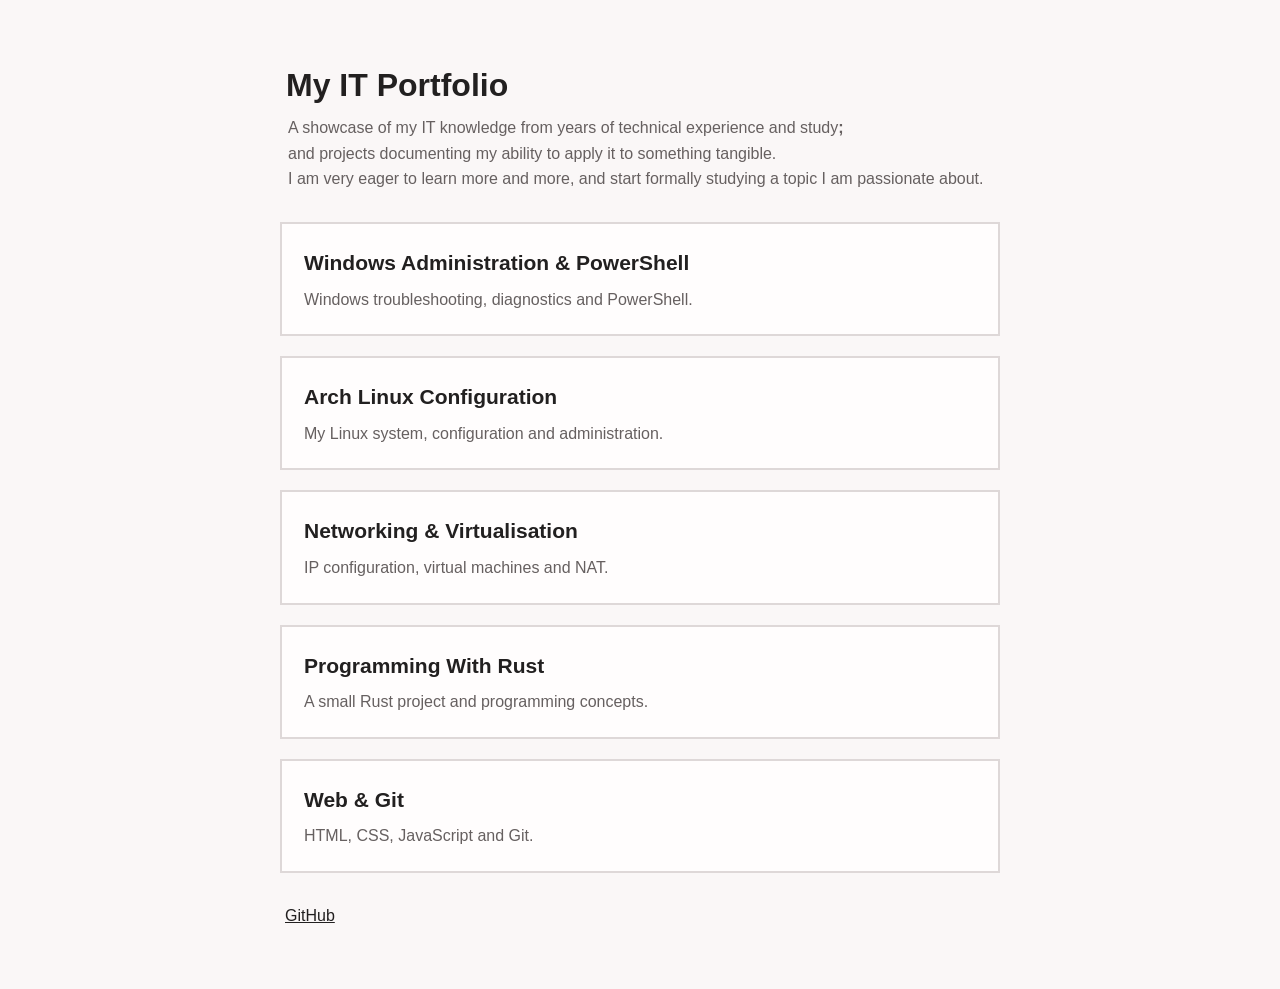
<file: index.html>
<!DOCTYPE html>
<html lang="en">
<head>
    <meta charset="UTF-8">
    <meta name="viewport" content="width=device-width, initial-scale=1.0">
    <title>Jonathan's IT Portfolio</title>
    <link rel="stylesheet" href="style.css">
    <script src="script.js" defer></script>
</head>
<body>
    <h1>My IT Portfolio</h1>

    <p class="h1p">
        A showcase of my IT knowledge from years of
        technical experience and study<strong>;</strong><br>
        and projects documenting my ability to apply it to something tangible.<br>
        I am very eager to learn more and more, and start formally studying a topic I am passionate about.
    </p>

    <a class="acard" href="projects/windowsps.html">
        <h2>Windows Administration & PowerShell</h2>
        <p>Windows troubleshooting, diagnostics and PowerShell.</p>
    </a>

    <a class="acard" href="projects/archlinux.html">
        <h2>Arch Linux Configuration</h2>
        <p>My Linux system, configuration and administration.</p>
    </a>

    <a class="acard" href="projects/ntwkvirt.html">
        <h2>Networking & Virtualisation</h2>
        <p>IP configuration, virtual machines and NAT.</p>
    </a>

    <a class="acard" href="projects/rustprogramming.html">
        <h2>Programming With Rust</h2>
        <p>A small Rust project and programming concepts.</p>
    </a>

    <a class="acard" href="projects/webgit.html">
        <h2>Web & Git</h2>
        <p>HTML, CSS, JavaScript and Git.</p>
    </a>

    <p class="link">
        <a href="https://github.com/jmhooton/portfolio"><span id="lastcommit">GitHub</span></a>
    </p>
</body>
</html>
</file>
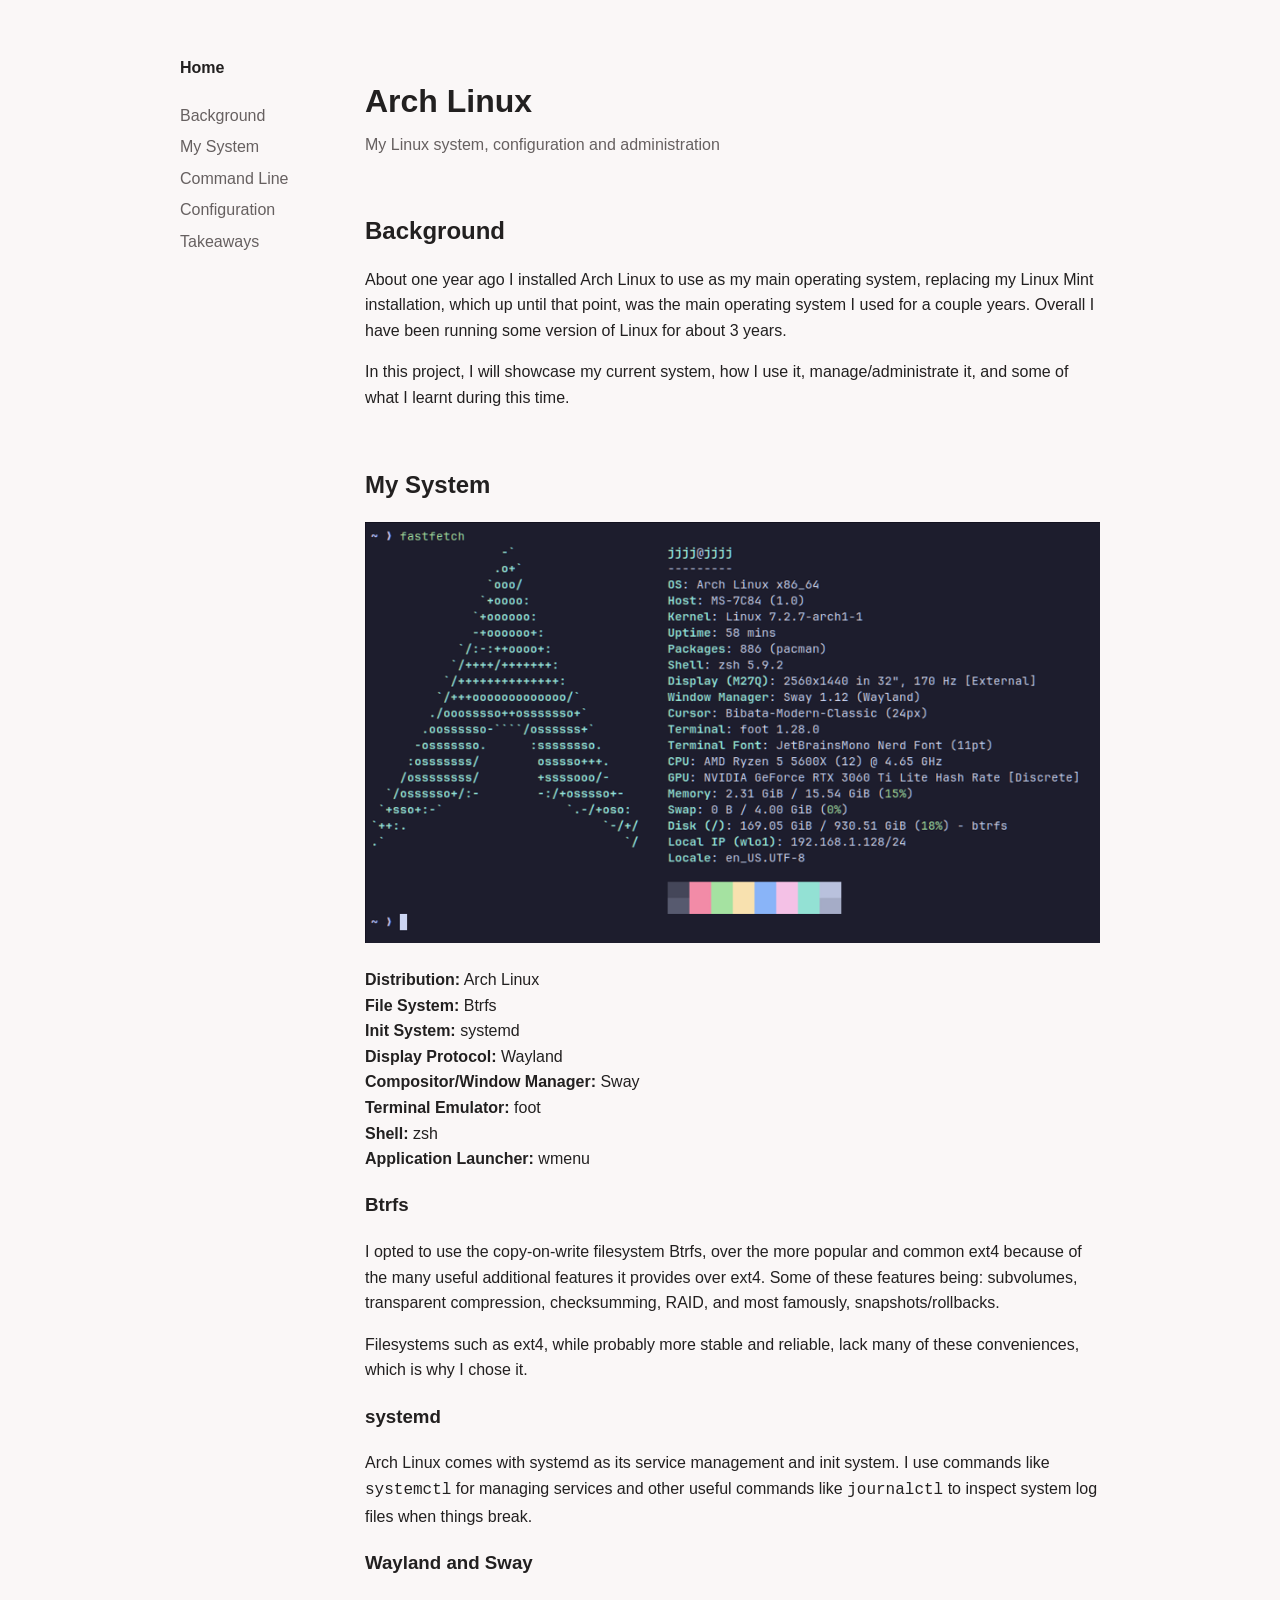
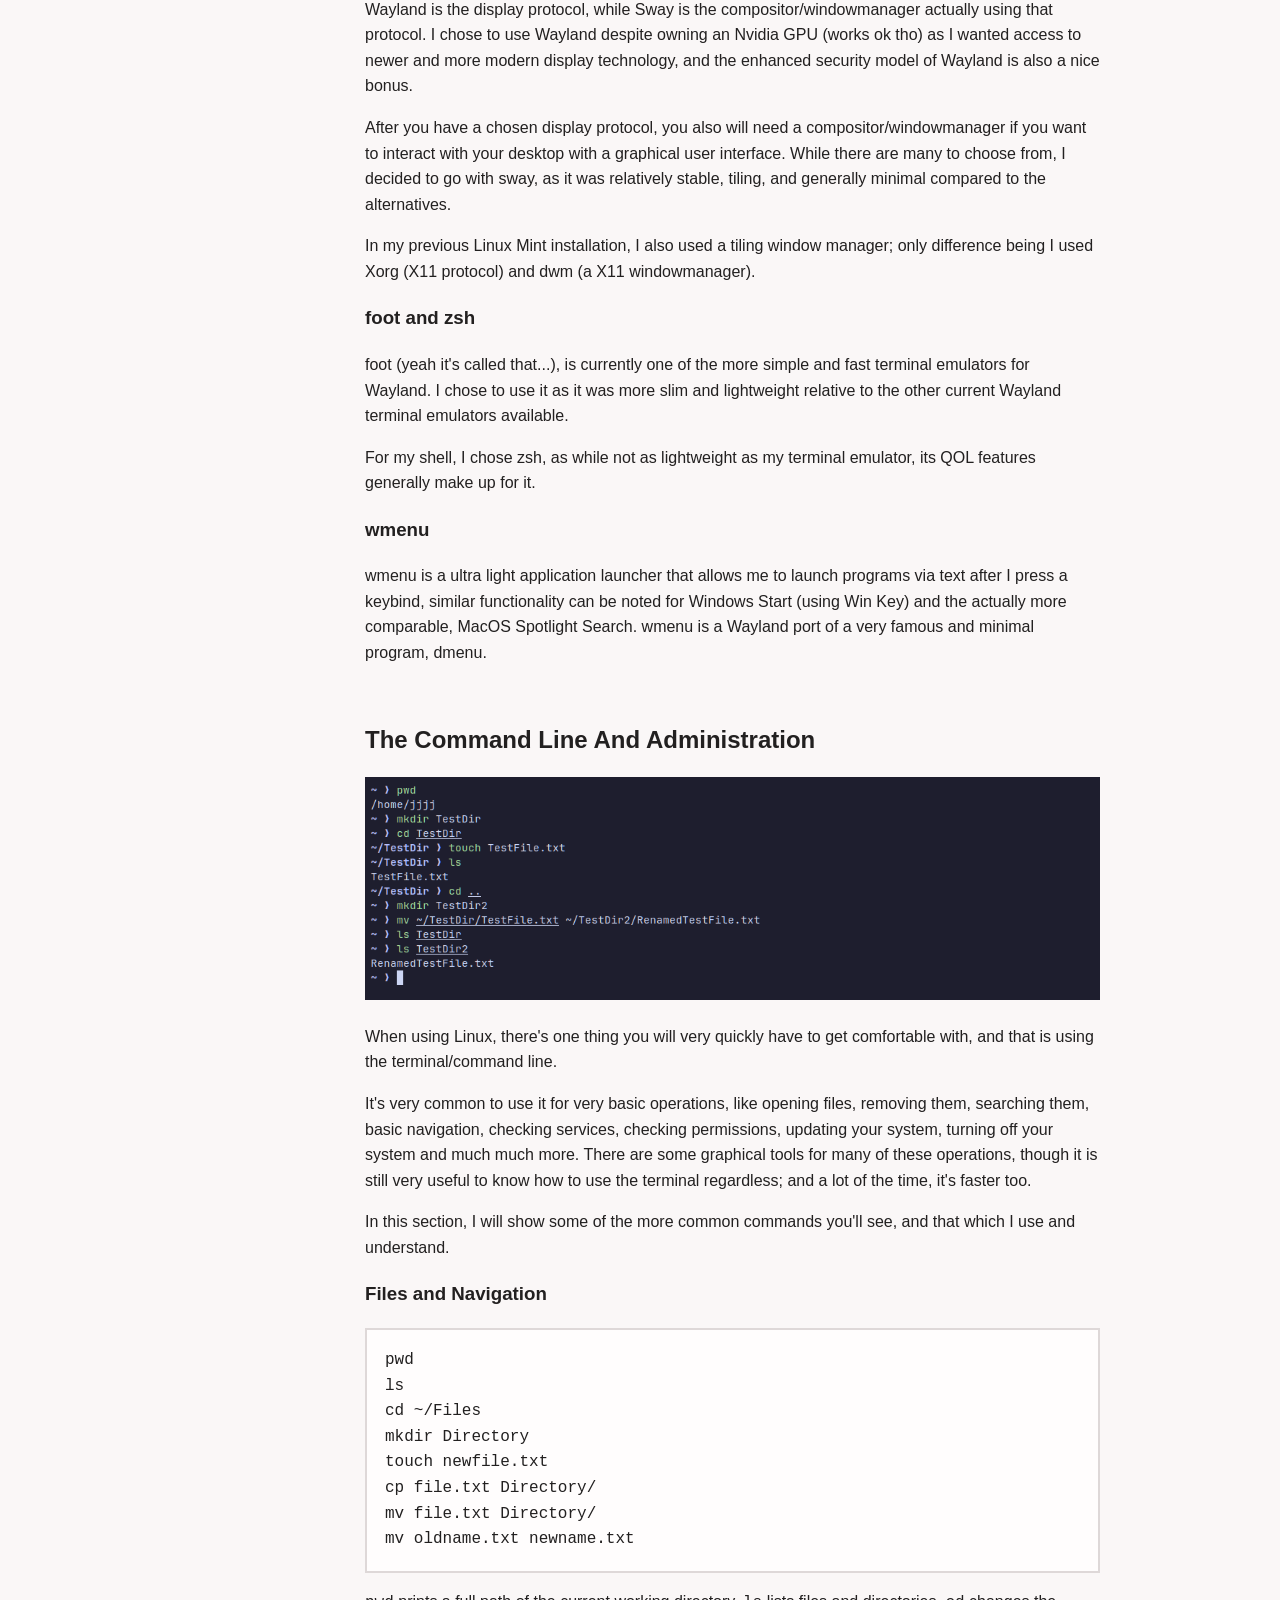
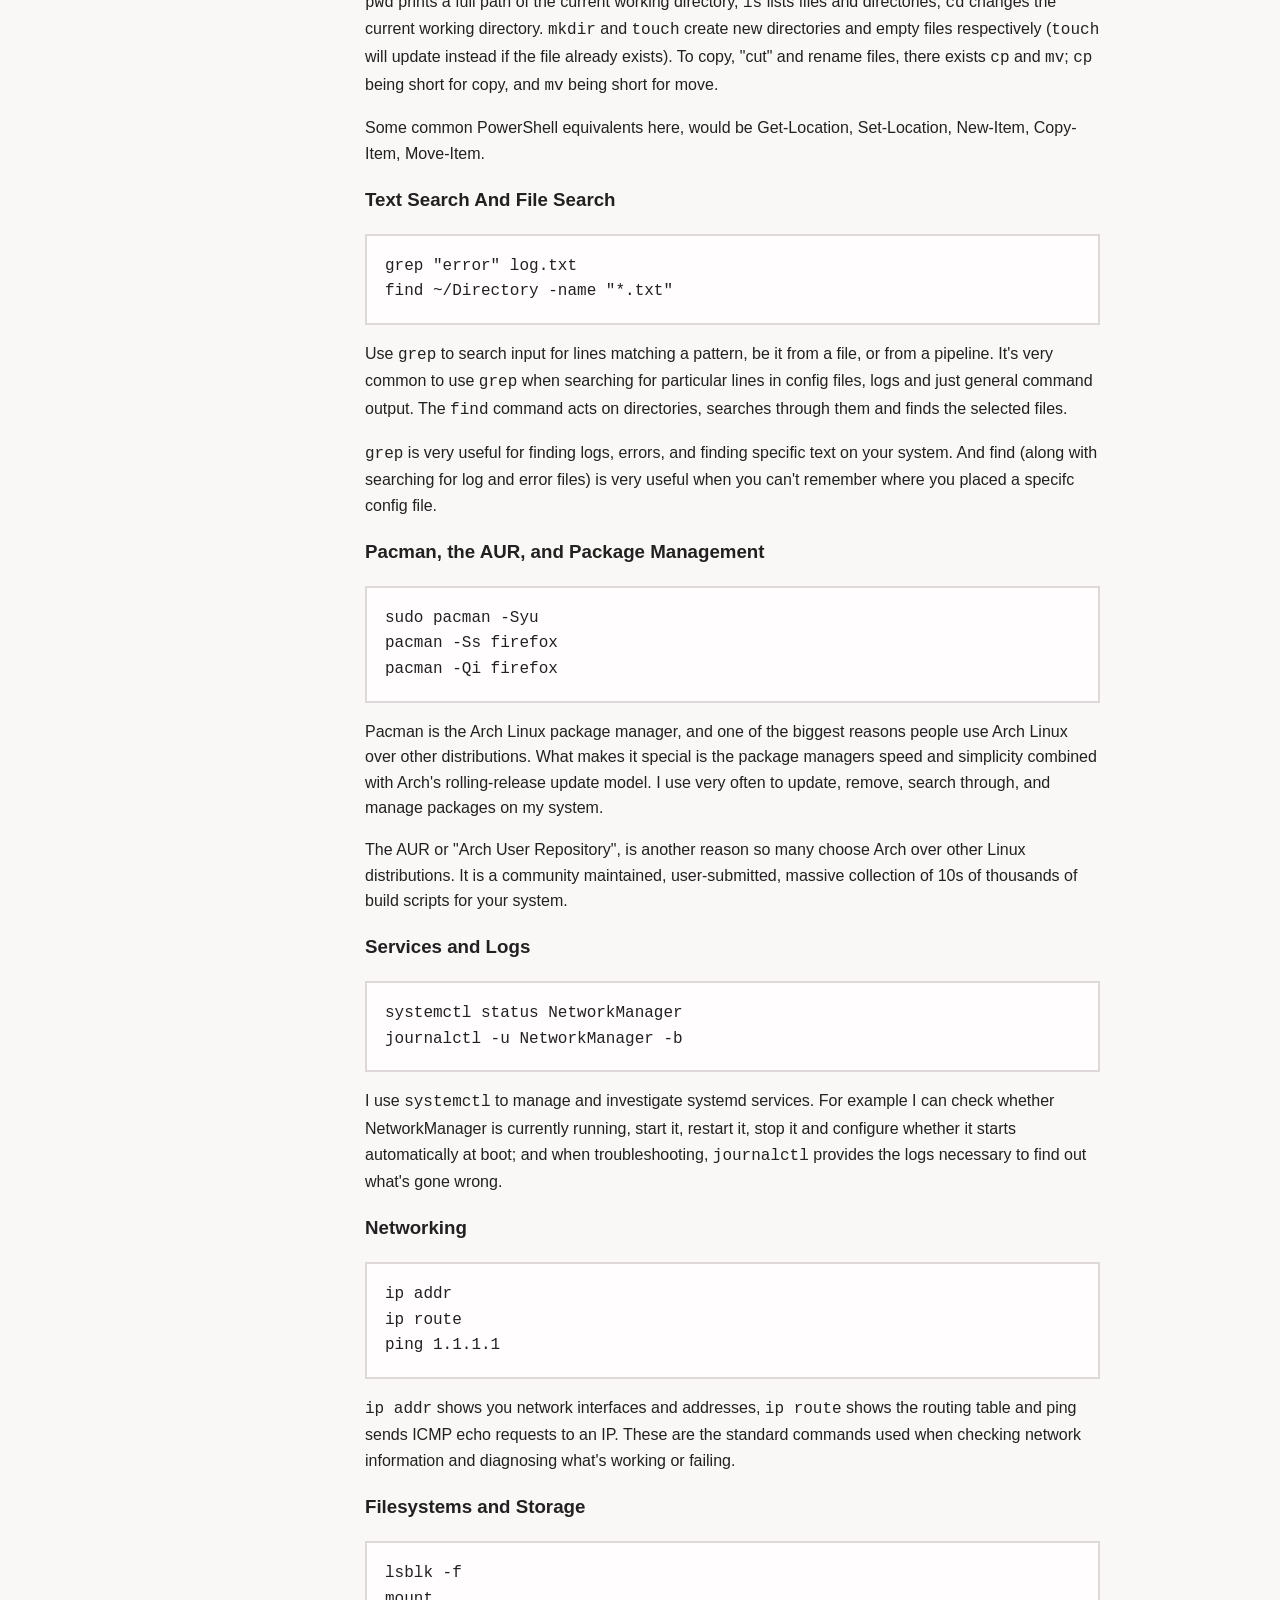
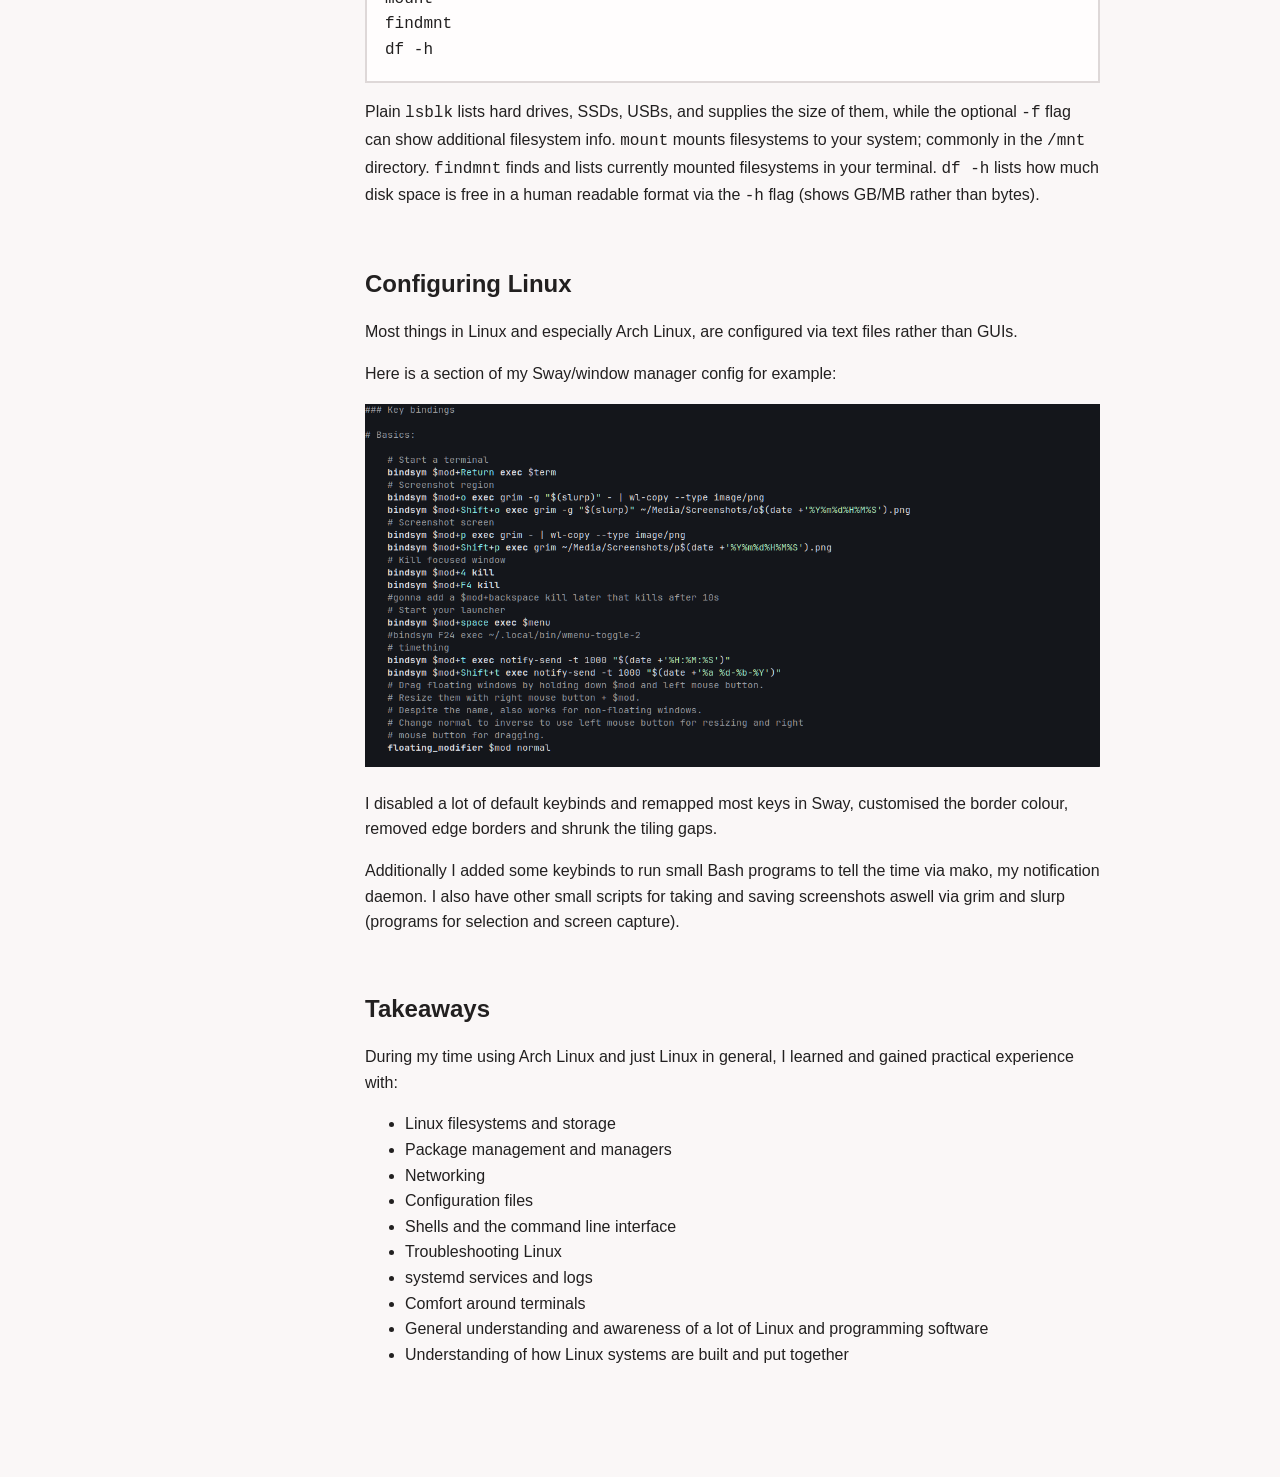
<file: projects/archlinux.html>
<!DOCTYPE html>
<html lang="en">
<head>
    <meta charset="UTF-8">
    <meta name="viewport" content="width=device-width, initial-scale=1.0">
    <title>Arch Linux Configuration</title>
    <link rel="stylesheet" href="../project.css">
</head>
<body>
    <div class="side">
        <a class="home" href="../index.html">Home</a>
        <nav>
            <a href="#background">Background</a>
            <a href="#mysystem">My System</a>
            <a href="#commandline">Command Line</a>
            <a href="#configuration">Configuration</a>
            <a href="#takeaways">Takeaways</a>
        </nav>
    </div>

    <main>
        <h1>Arch Linux</h1>
        <p class="h1p">My Linux system, configuration and administration</p>

        <section id="background">
            <h2>Background</h2>
            <p>
                About one year ago I installed Arch Linux to use as my main operating system, replacing my Linux Mint installation, which up until
                that point, was the main operating system I used for a couple years. Overall I have been running some version of
                Linux for about 3 years.
            </p>

            <p>
                In this project, I will showcase my current system, how I use it, manage/administrate it, and some of what I learnt during this time.
            </p>
        </section>

        <section id="mysystem">
            <h2>My System</h2>

            <img src="../images/fetch.png">

            <p>
                <strong>Distribution:</strong> Arch Linux<br>
                <strong>File System:</strong> Btrfs<br>
                <strong>Init System:</strong> systemd<br>
                <strong>Display Protocol:</strong> Wayland<br>
                <strong>Compositor/Window Manager:</strong> Sway<br>
                <strong>Terminal Emulator:</strong> foot<br>
                <strong>Shell:</strong> zsh<br>
                <strong>Application Launcher:</strong> wmenu
            </p>

            <h3>Btrfs</h3>
            <p>
                I opted to use the copy-on-write filesystem Btrfs, over the more popular and common ext4 because of the many useful additional features it provides over ext4.
                Some of these features being: subvolumes, transparent compression, checksumming, RAID, and most famously, snapshots/rollbacks.
            </p>

            <p> 
                Filesystems such as ext4, while probably more stable and reliable, lack many of these conveniences, which is why I chose it.
            </p>

            <h3>systemd</h3>
            <p>
                Arch Linux comes with systemd as its service management and init system. I use commands like <code>systemctl</code> for managing
                services and other useful commands like <code>journalctl</code> to inspect system log files when things break.
            </p>

            <h3>Wayland and Sway</h3>
            <p>
                Wayland is the display protocol, while Sway is the compositor/windowmanager actually using that protocol.
                I chose to use Wayland despite owning an Nvidia GPU (works ok tho) as I wanted access to newer and more modern display technology,
                and the enhanced security model of Wayland is also a nice bonus.
            </p>

            <p>    
                After you have a chosen display protocol, you also will need a compositor/windowmanager if you want to interact with your desktop with a graphical
                user interface. While there are many to choose from, I decided to go with sway, as it was relatively stable, tiling, and generally minimal compared to
                the alternatives.
            </p>

            <p>
                In my previous Linux Mint installation, I also used a tiling window manager; only difference being I used Xorg (X11 protocol) and dwm (a X11 windowmanager).
            </p>

            <h3>foot and zsh</h3>
            <p>
                foot (yeah it's called that...), is currently one of the more simple and fast terminal emulators for Wayland. I chose to use it as it was more slim and lightweight
                relative to the other current Wayland terminal emulators available.
            </p>

            <p>
                For my shell, I chose zsh, as while not as lightweight as my terminal emulator, its QOL features generally make up for it.
            </p>

            <h3>wmenu</h3>
            <p>
                wmenu is a ultra light application launcher that allows me to launch programs via text after I press a keybind, similar functionality can be noted for
                Windows Start (using Win Key) and the actually more comparable, MacOS Spotlight Search. wmenu is a Wayland port of a very famous and minimal program, dmenu.
            </p>
        </section>

        <section id="commandline">
            <h2>The Command Line And Administration</h2>

            <img src="../images/navigation.png">

            <p>
                When using Linux, there's one thing you will very quickly have to get comfortable with, and that is using the terminal/command line. 
            </p>

            <p>             
                It's very common to use it for very basic operations, like opening files, removing them, searching them, basic navigation, checking services, checking permissions, updating your system,
                turning off your system and much much more. There are some graphical tools for many of these operations, though it is still very useful to know how to use the terminal regardless; and a lot of the time, it's faster too.
            </p>

            <p>   
                In this section, I will show some of the more common commands you'll see, and that which I use and understand.
            </p>

            <h3>Files and Navigation</h3>
            <pre><code>pwd
ls
cd ~/Files
mkdir Directory
touch newfile.txt
cp file.txt Directory/
mv file.txt Directory/
mv oldname.txt newname.txt</code></pre>

            <p>
                <code>pwd</code> prints a full path of the current working directory, <code>ls</code> lists files and directories, <code>cd</code> changes the current working
                directory. <code>mkdir</code> and <code>touch</code> create new directories and empty files respectively (<code>touch</code> will update instead if the file already exists). To copy, "cut" and rename files, there exists
                <code>cp</code> and <code>mv</code>; <code>cp</code> being short for copy, and <code>mv</code> being short for move.
            </p>
            <p>
                Some common PowerShell equivalents here, would be Get-Location, Set-Location, New-Item, Copy-Item, Move-Item.
            </p>

            <h3>Text Search And File Search</h3>
            <pre><code>grep "error" log.txt
find ~/Directory -name "*.txt"</code></pre>

            <p>
                Use <code>grep</code> to search input for lines matching a pattern, be it from a file, or from a pipeline. It's very common to use <code>grep</code>
                when searching for particular lines in config files, logs and just general command output. The <code>find</code> command acts on directories,
                searches through them and finds the selected files.
            </p>

            <p>
                <code>grep</code> is very useful for finding logs, errors, and finding specific text on your system. And find (along with searching for log and error files)
                is very useful when you can't remember where you placed a specifc config file.
            </p>

            <h3>Pacman, the AUR, and Package Management</h3>
            <pre><code>sudo pacman -Syu
pacman -Ss firefox
pacman -Qi firefox</code></pre>

            <p>
                Pacman is the Arch Linux package manager, and one of the biggest reasons people use Arch Linux over other distributions.
                What makes it special is the package managers speed and simplicity combined with Arch's rolling-release update model.
                I use very often to update, remove, search through, and manage packages on my system.
            </p>

            <p>    
                The AUR or "Arch User Repository", is another reason so many choose Arch over other Linux distributions. It is a community
                maintained, user-submitted, massive collection of 10s of thousands of build scripts for your system.
            </p>

            <h3>Services and Logs</h3>
            <pre><code>systemctl status NetworkManager
journalctl -u NetworkManager -b</code></pre>

            <p>
                I use <code>systemctl</code> to manage and investigate systemd services. For example I can check whether NetworkManager is currently
                running, start it, restart it, stop it and configure whether it starts automatically at boot;
                and when troubleshooting, <code>journalctl</code> provides the logs necessary to find out what's gone wrong.
            </p>

            <h3>Networking</h3>
            <pre><code>ip addr
ip route
ping 1.1.1.1</code></pre>

            <p>
                <code>ip addr</code> shows you network interfaces and addresses, <code>ip route</code> shows the routing table and ping sends ICMP echo requests to an IP.
                These are the standard commands used when checking network information and diagnosing what's working or failing.
            </p>

            <h3>Filesystems and Storage</h3>
            <pre><code>lsblk -f
mount
findmnt
df -h</code></pre>

            <p>
                Plain <code>lsblk</code> lists hard drives, SSDs, USBs, and supplies the size of them, while the optional <code>-f</code> flag can show additional filesystem info.
                <code>mount</code> mounts filesystems to your system; commonly in the <code>/mnt</code> directory. <code>findmnt</code> finds and lists currently mounted
                filesystems in your terminal. <code>df -h</code> lists how much disk space is free in a human readable format via the <code>-h</code> flag
                (shows GB/MB rather than bytes).
            </p>
        </section>

        <section id="configuration">
            <h2>Configuring Linux</h2>
            <p>
                Most things in Linux and especially Arch Linux, are configured via text files rather than GUIs.
            </p>

            <p>
                Here is a section of my Sway/window manager config for example:
            </p>

            <img src="../images/sway.png">

            <p>
                I disabled a lot of default keybinds and remapped most keys in Sway, customised the border colour, removed edge borders and shrunk the tiling gaps.
            </p>

            <p>
                Additionally I added some keybinds to run small Bash programs to tell the time via mako, my notification daemon. I also have other small scripts for
                taking and saving screenshots aswell via grim and slurp (programs for selection and screen capture).
            </p>
        </section>

        <section id="takeaways">
            <h2>Takeaways</h2>
            <p>
                During my time using Arch Linux and just Linux in general, I learned and gained practical experience with:
            </p>
            <ul>
                <li>Linux filesystems and storage</li>
                <li>Package management and managers</li>
                <li>Networking</li>
                <li>Configuration files</li>
                <li>Shells and the command line interface</li>
                <li>Troubleshooting Linux</li>
                <li>systemd services and logs</li>
                <li>Comfort around terminals</li>
                <li>General understanding and awareness of a lot of Linux and programming software</li>
                <li>Understanding of how Linux systems are built and put together</li>
            </ul>
        </section>
    </main>
</body>
</html>
</file>
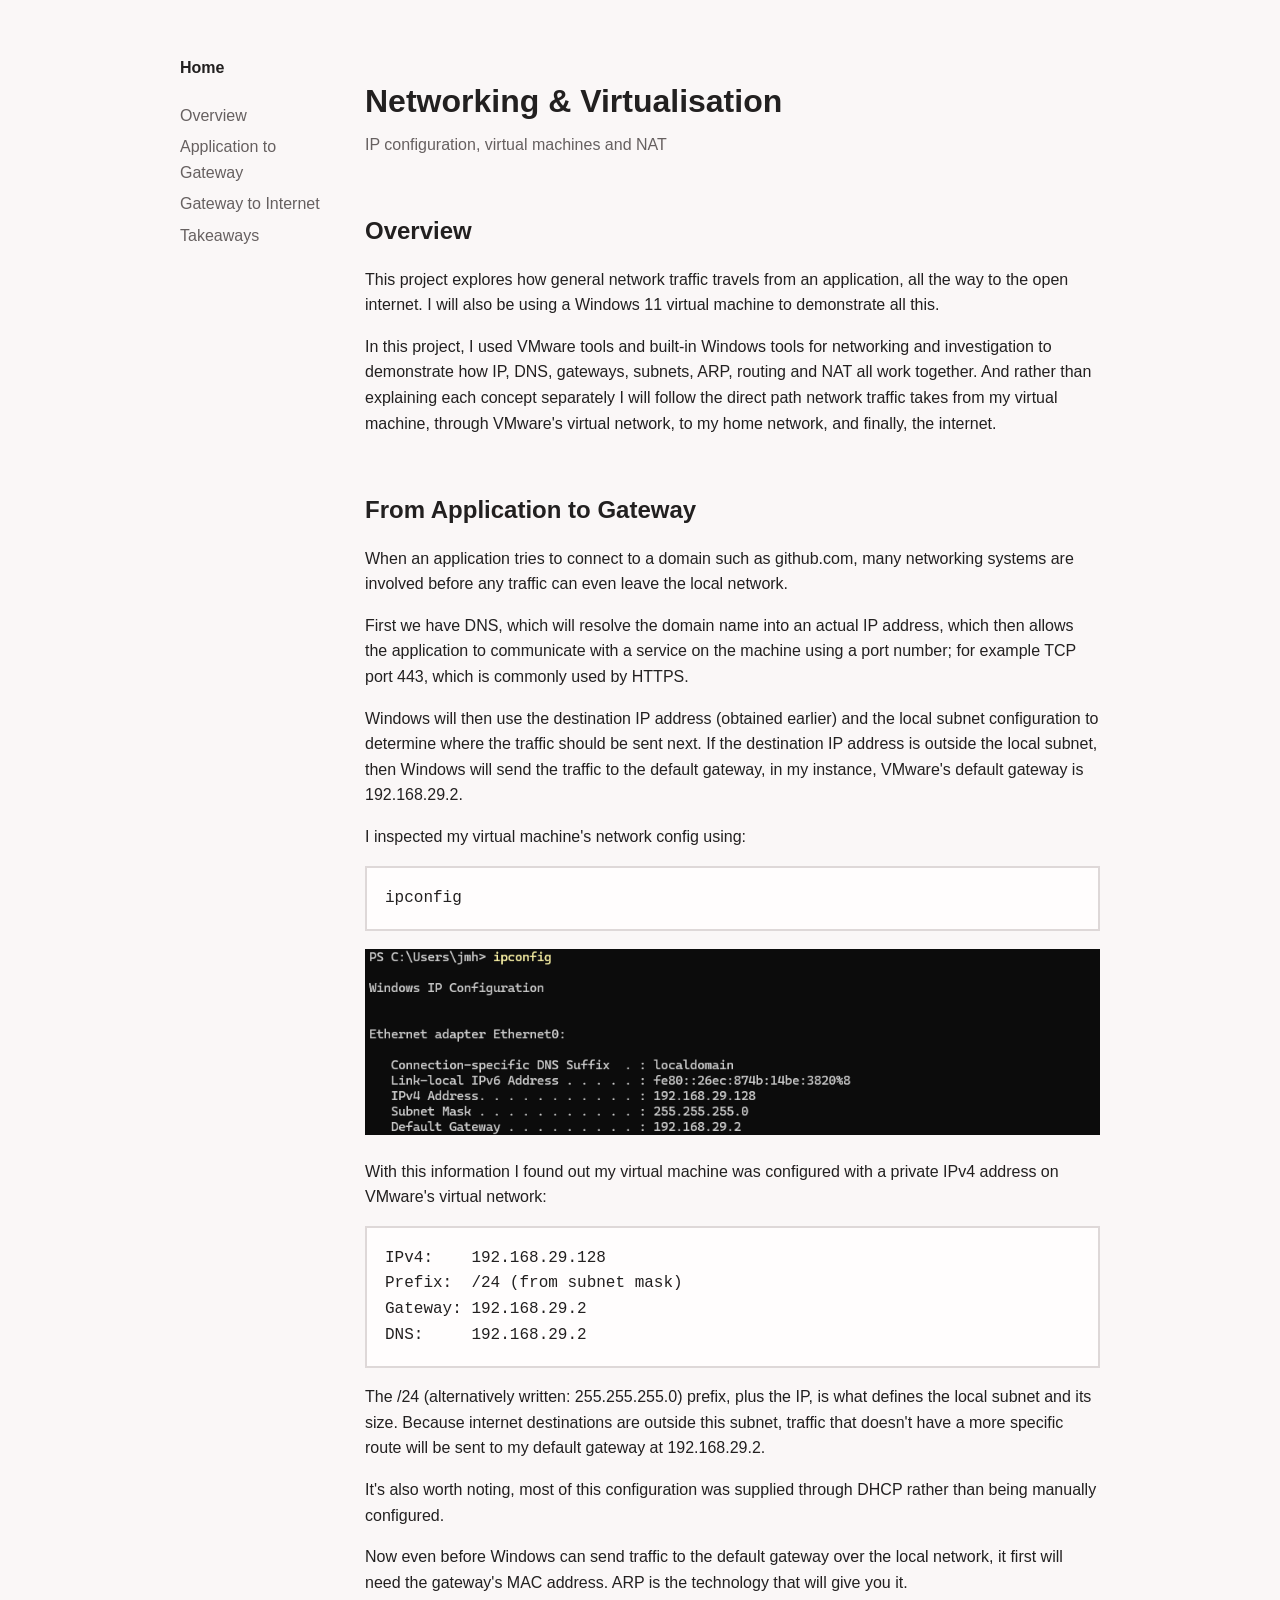
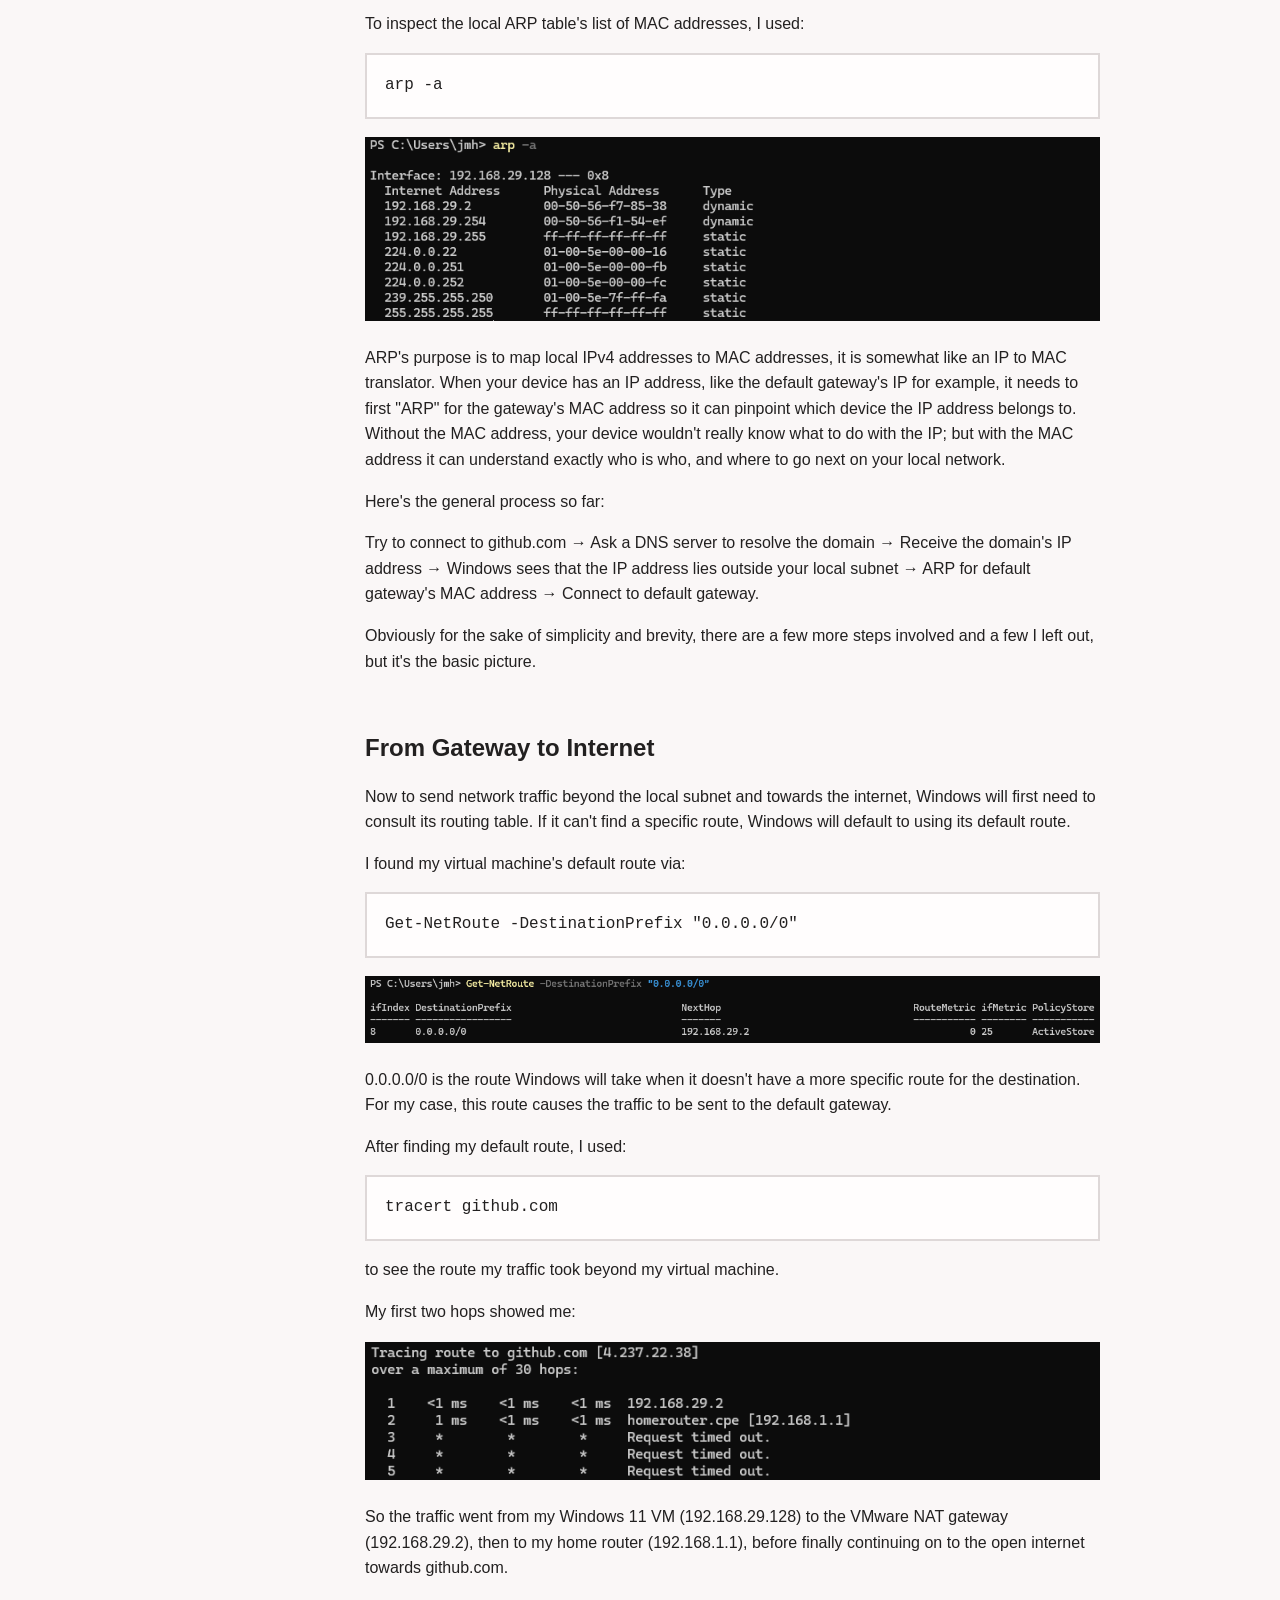
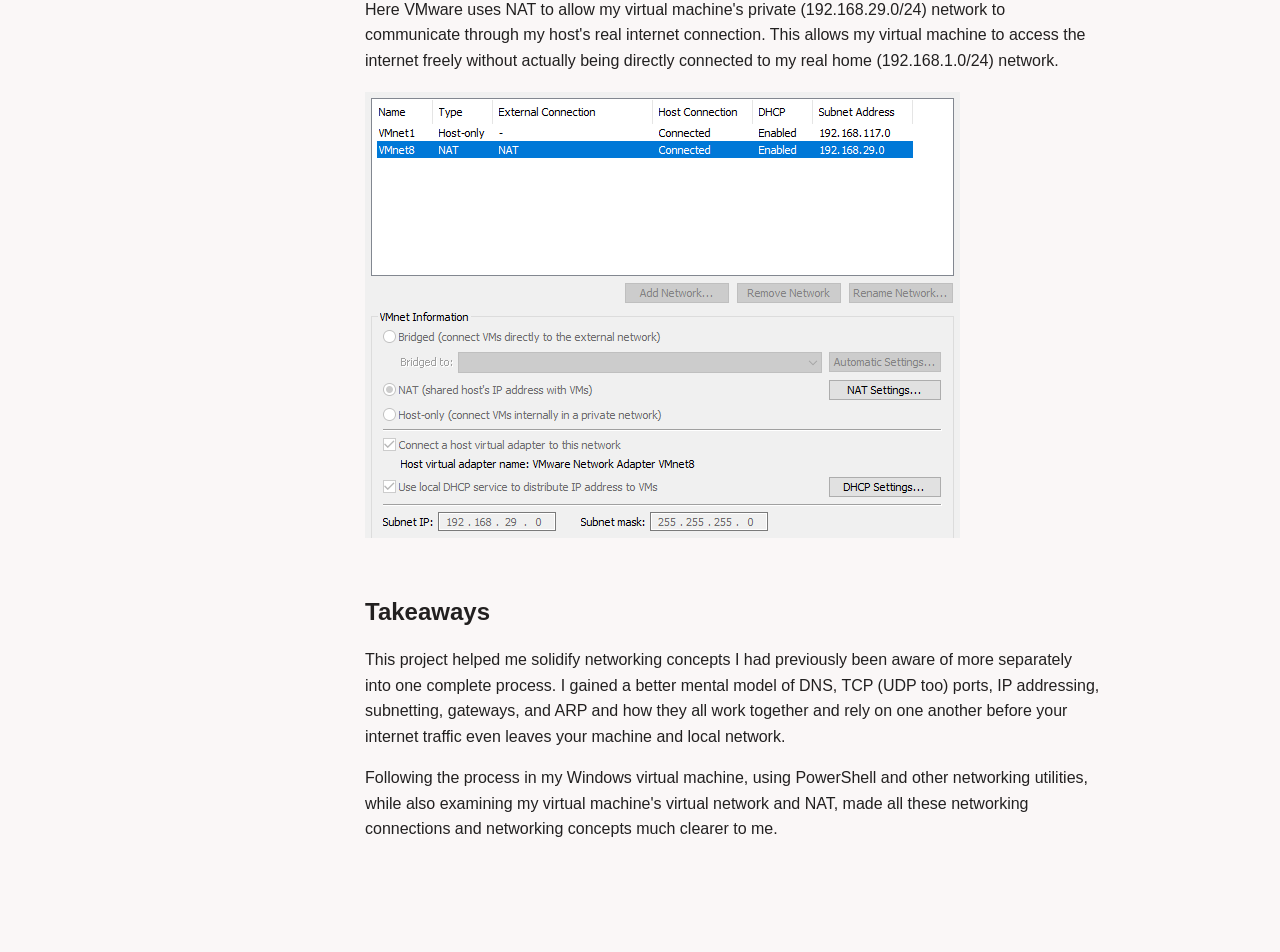
<file: projects/ntwkvirt.html>
<!DOCTYPE html>
<html lang="en">
<head>
    <meta charset="UTF-8">
    <meta name="viewport" content="width=device-width, initial-scale=1.0">
    <title>Networking & Virtualisation</title>
    <link rel="stylesheet" href="../project.css">
</head>
<body>
    <div class="side">
        <a class="home" href="../index.html">Home</a>
        <nav>
            <a href="#overview">Overview</a>
            <a href="#applicationgateway">Application to Gateway</a>
            <a href="#gatewayinternet">Gateway to Internet</a>
            <a href="#takeaways">Takeaways</a>
        </nav>
    </div>

    <main>
        <h1>Networking & Virtualisation</h1>
        <p class="h1p">IP configuration, virtual machines and NAT</p>

        <section id="overview">
            <h2>Overview</h2>
            <p>
                This project explores how general network traffic travels from an application, all the way to the
                open internet. I will also be using a Windows 11 virtual machine to demonstrate all this.
            </p>   
            <p>
                In this project, I used VMware tools and built-in Windows tools for networking and investigation to demonstrate how IP, DNS, gateways, subnets,
                ARP, routing and NAT all work together. And rather than explaining each concept separately I will follow the direct path network
                traffic takes from my virtual machine, through VMware's virtual network, to my home network, and finally, the internet.
            </p>
        </section>

        <section id="applicationgateway">
            <h2>From Application to Gateway</h2>

            <p>
                When an application tries to connect to a domain such as github.com, many networking systems are involved before any traffic
                can even leave the local network.
            </p>

            <p>
                First we have DNS, which will resolve the domain name into an actual IP address, which then allows the application to communicate with a service on the
                machine using a port number; for example TCP port 443, which is commonly used by HTTPS.
            </p>

            <p>
                Windows will then use the destination IP address (obtained earlier) and the local subnet configuration to determine where the
                traffic should be sent next. If the destination IP address is outside the local subnet, then Windows will send the traffic
                to the default gateway, in my instance, VMware's default gateway is 192.168.29.2.
            </p>

            <p>I inspected my virtual machine's network config using:</p>

            <pre><code>ipconfig</code></pre>

            <img src="../images/ipconfig.png">

            <p>With this information I found out my virtual machine was configured with a private IPv4 address on VMware's virtual network:</p>

                        <pre><code>IPv4:    192.168.29.128
Prefix:  /24 (from subnet mask)
Gateway: 192.168.29.2
DNS:     192.168.29.2</code></pre>

            <p>
                The /24 (alternatively written: 255.255.255.0) prefix, plus the IP, is what defines the local subnet and its size. Because internet destinations are outside this subnet,
                traffic that doesn't have a more specific route will be sent to my default gateway at 192.168.29.2.
            </p>
            <p>
                 It's also worth noting, most of this configuration was supplied through DHCP rather than being manually configured.
            </p>

            <p>
                Now even before Windows can send traffic to the default gateway over the local network, it first will need the gateway's MAC address. ARP is the technology that
                will give you it.
            </p>
            <p>
                To inspect the local ARP table's list of MAC addresses, I used:
            </p>

            <pre><code>arp -a</code></pre>

            <img src="../images/arp.png">

            <p>
                ARP's purpose is to map local IPv4 addresses to MAC addresses, it is somewhat like an IP to MAC translator. When your device has an IP address, like the default gateway's IP for example,
                it needs to first "ARP" for the gateway's MAC address so it can pinpoint which device the IP address belongs to. Without the MAC address, your device wouldn't really
                know what to do with the IP; but with the MAC address it can understand exactly who is who, and where to go next on your local network.
            </p>

            <p>
                Here's the general process so far:
            </p>
            <p>
                Try to connect to github.com → Ask a DNS server to resolve the domain → Receive the domain's IP address → Windows sees that the IP address
                lies outside your local subnet → ARP for default gateway's MAC address → Connect to default gateway.
            </p>

            <p>
                Obviously for the sake of simplicity and brevity, there are a few more steps involved and a few I left out, but it's the basic picture.
            </p>
        </section>

        <section id="gatewayinternet">
            <h2>From Gateway to Internet</h2>

            <p>
                Now to send network traffic beyond the local subnet and towards the internet, Windows will first need to consult its routing table.
                If it can't find a specific route, Windows will default to using its default route.
            </p>

            <p>I found my virtual machine's default route via:</p>

            <pre><code>Get-NetRoute -DestinationPrefix "0.0.0.0/0"</code></pre>

            <img src="../images/getnetroute.png">

            <p>
                0.0.0.0/0 is the route Windows will take when it doesn't have a more specific route for the destination. For my case,
                this route causes the traffic to be sent to the default gateway.
            </p>

            <p>After finding my default route, I used:</p>

            <pre><code>tracert github.com</code></pre>

            <p>to see the route my traffic took beyond my virtual machine.</p>

            <p>My first two hops showed me:</p>

            <img src="../images/tracert.png">

            <p>
                So the traffic went from my Windows 11 VM (192.168.29.128) to the VMware NAT gateway (192.168.29.2), then to my home router
                (192.168.1.1), before finally continuing on to the open internet towards github.com.
            </p>

            <p>
                Here VMware uses NAT to allow my virtual machine's private (192.168.29.0/24) network to communicate through my host's real internet
                connection. This allows my virtual machine to access the internet freely without actually being directly connected to my
                real home (192.168.1.0/24) network.
            </p>

            <img src="../images/vmware.png">
        </section>

        <section id="takeaways">
            <h2>Takeaways</h2>

            <p>
                This project helped me solidify networking concepts I had previously been aware of more separately into one complete process.
                I gained a better mental model of DNS, TCP (UDP too) ports, IP addressing, subnetting, gateways, and ARP and how they all work
                together and rely on one another before your internet traffic even leaves your machine and local network.
            </p>

            <p>
                Following the process in my Windows virtual machine, using PowerShell and other networking utilities,
                while also examining my virtual machine's virtual network and NAT, made all these networking connections and networking
                concepts much clearer to me.
            </p>
        </section>
    </main>
</body>
</html>
</file>
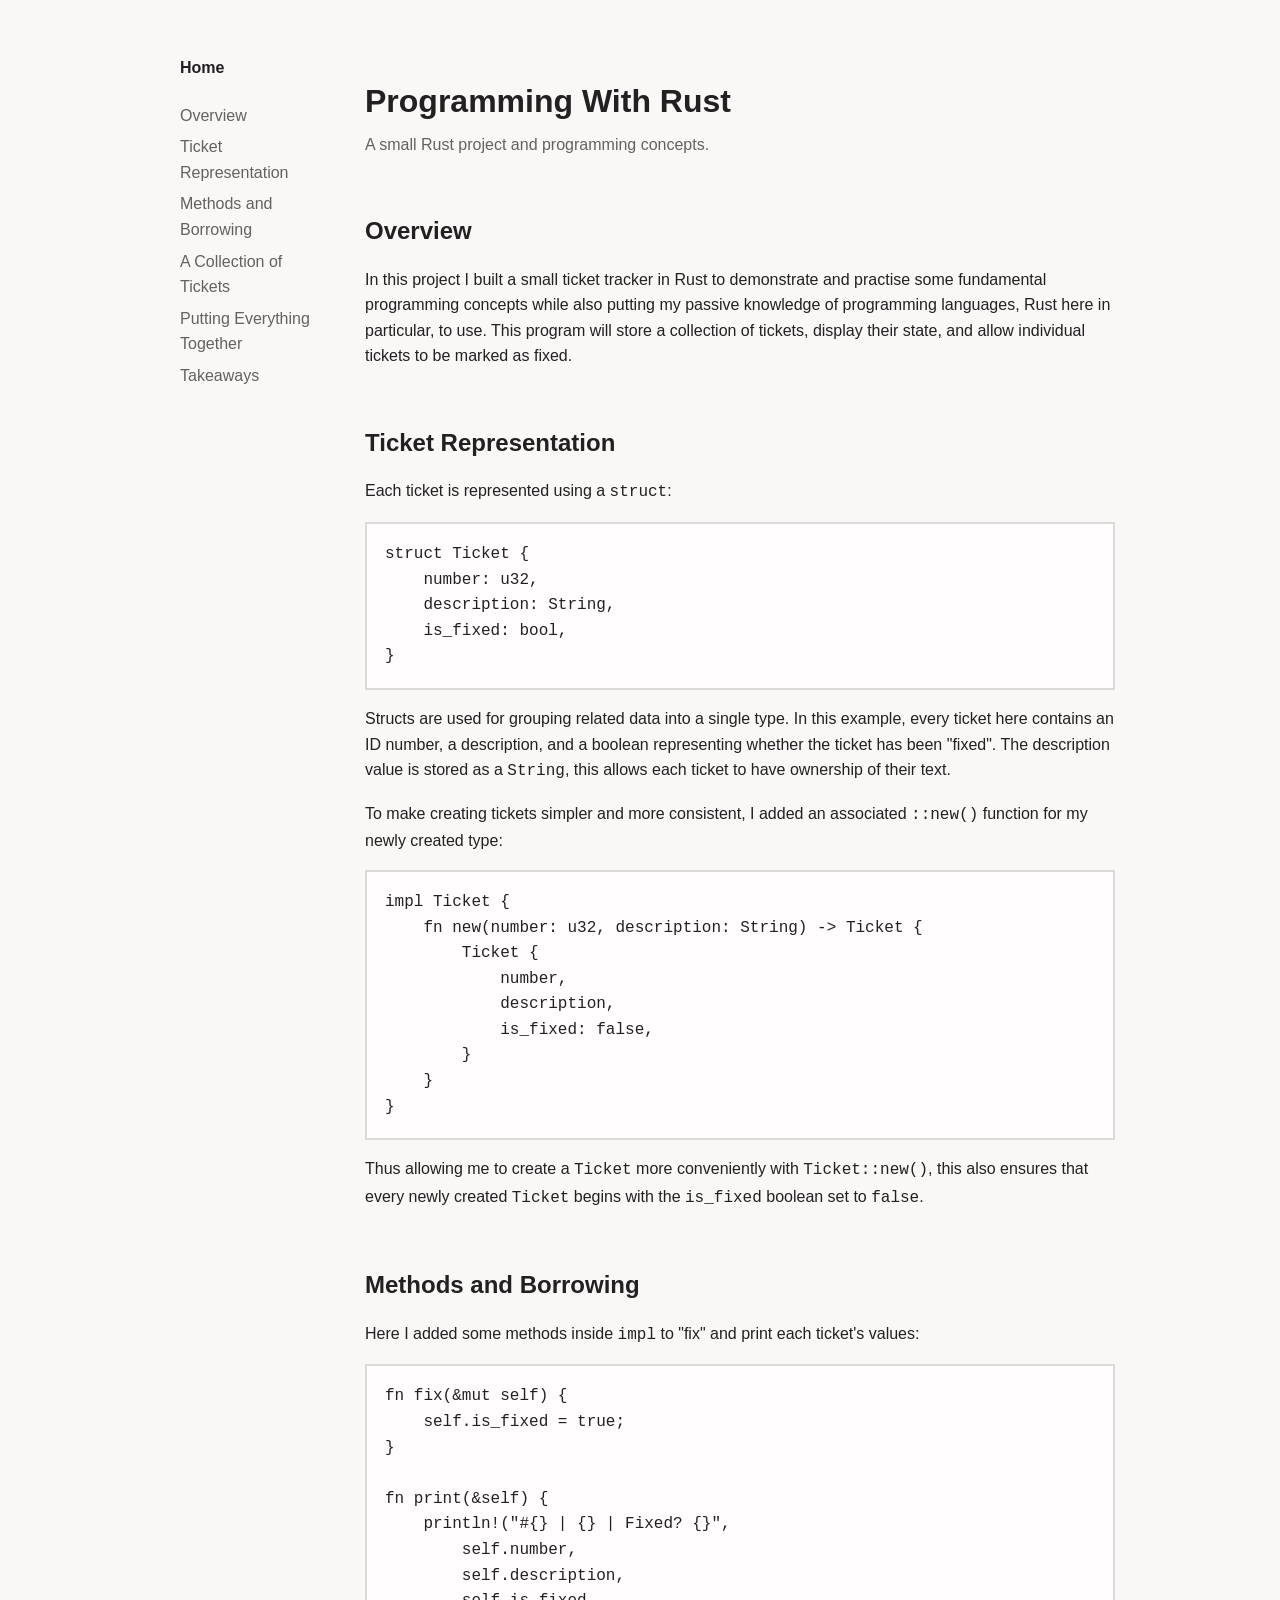
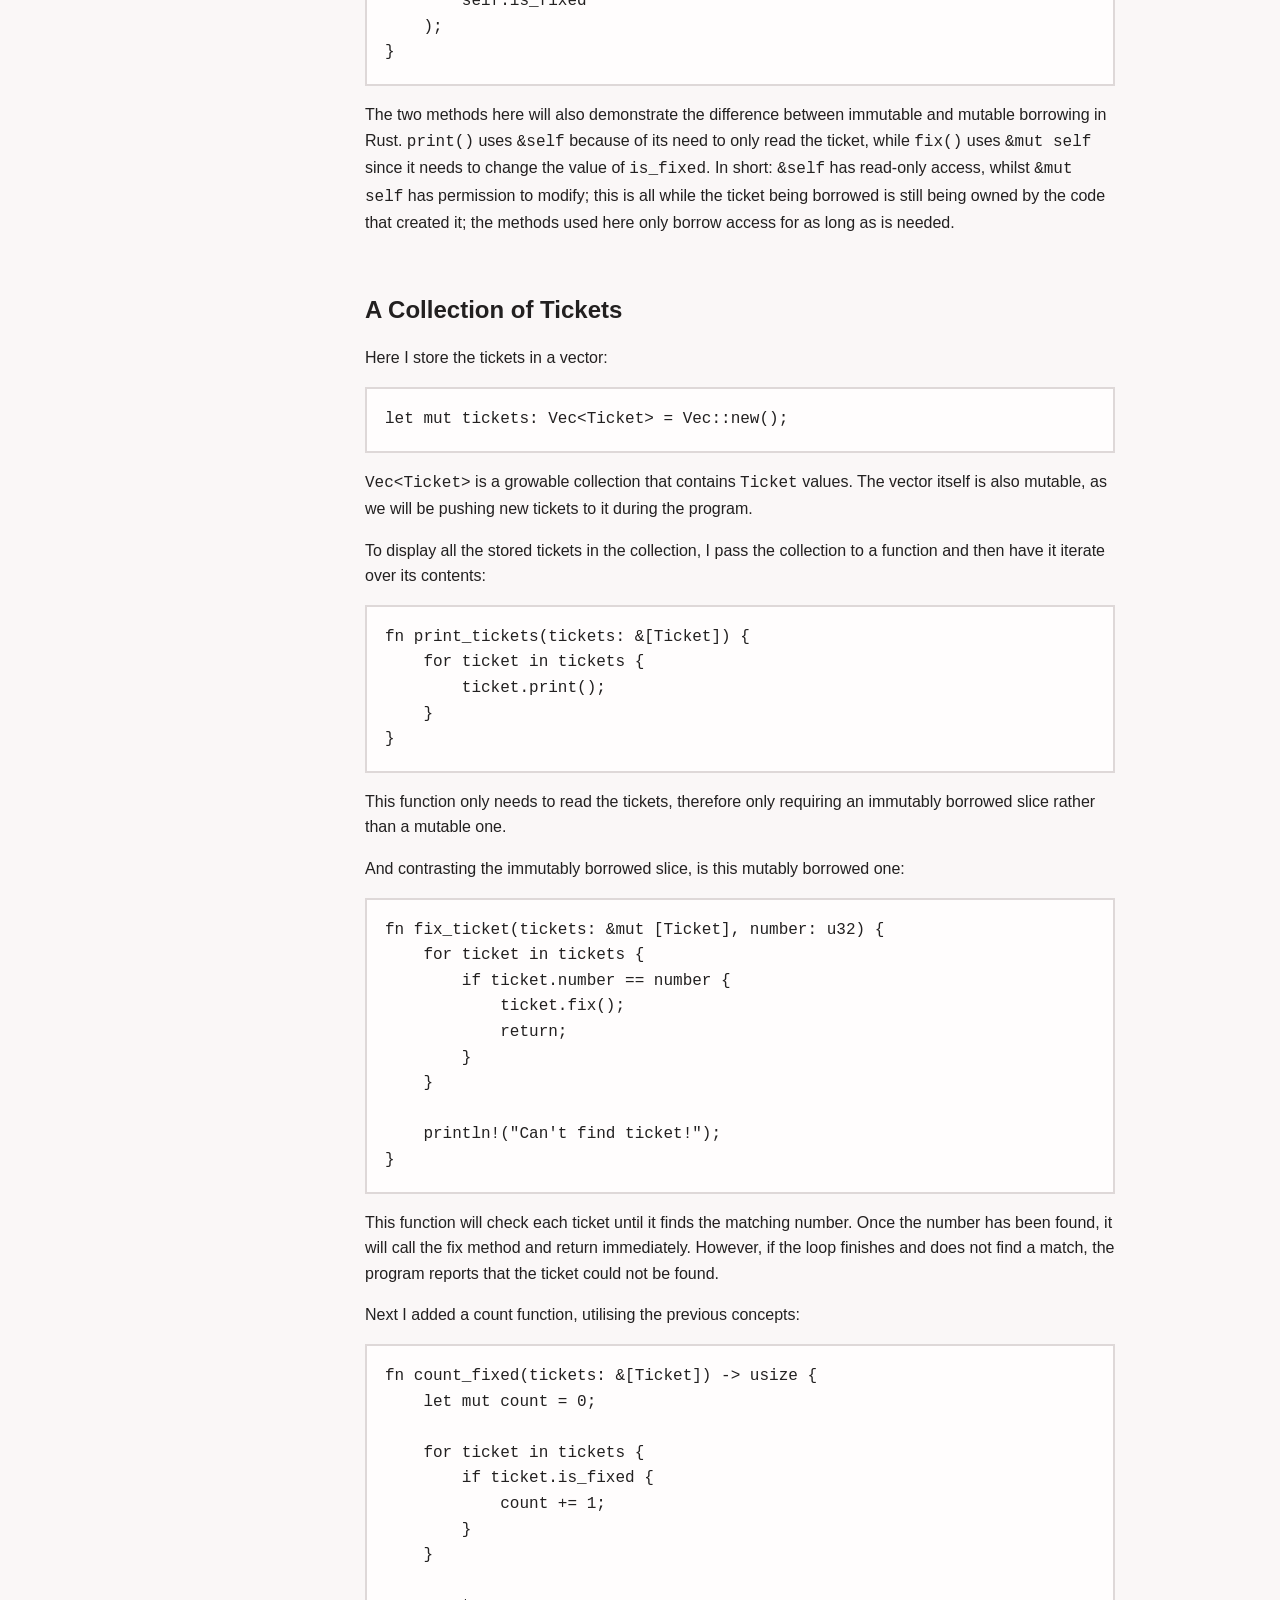
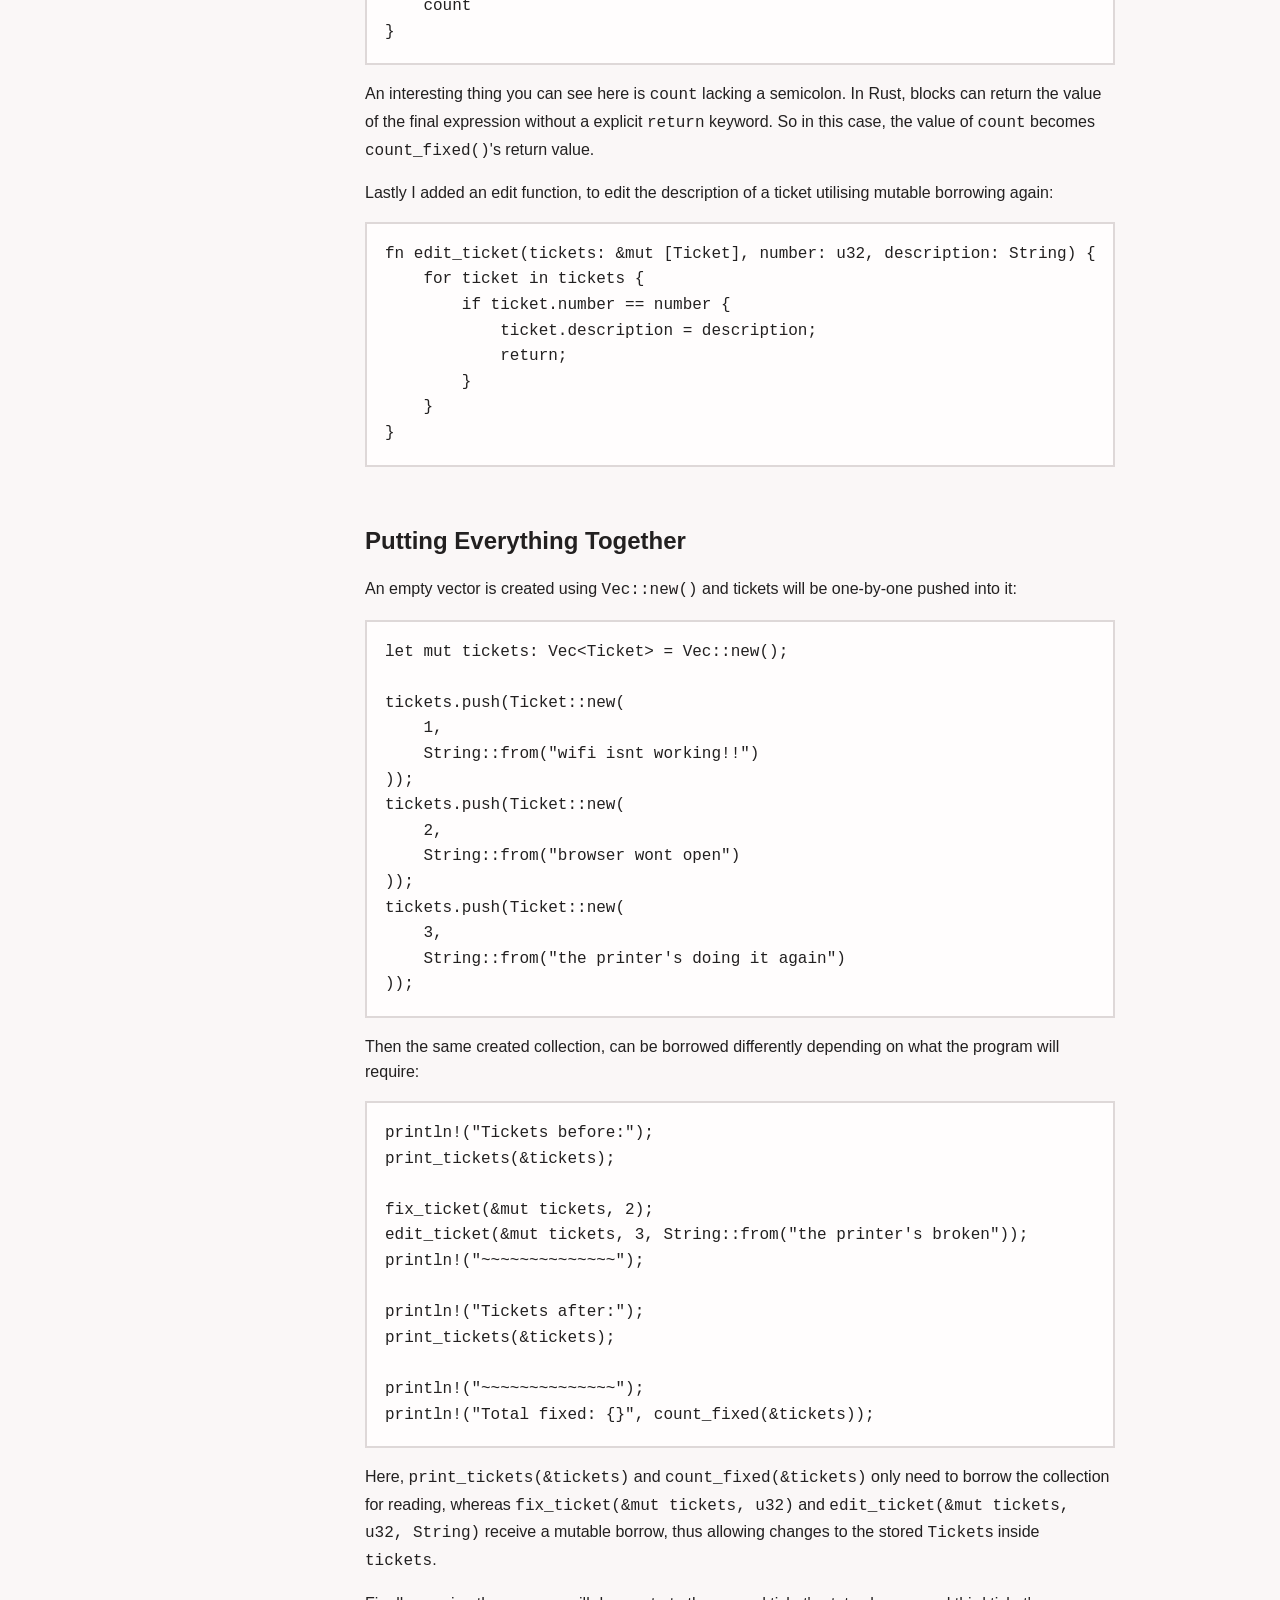
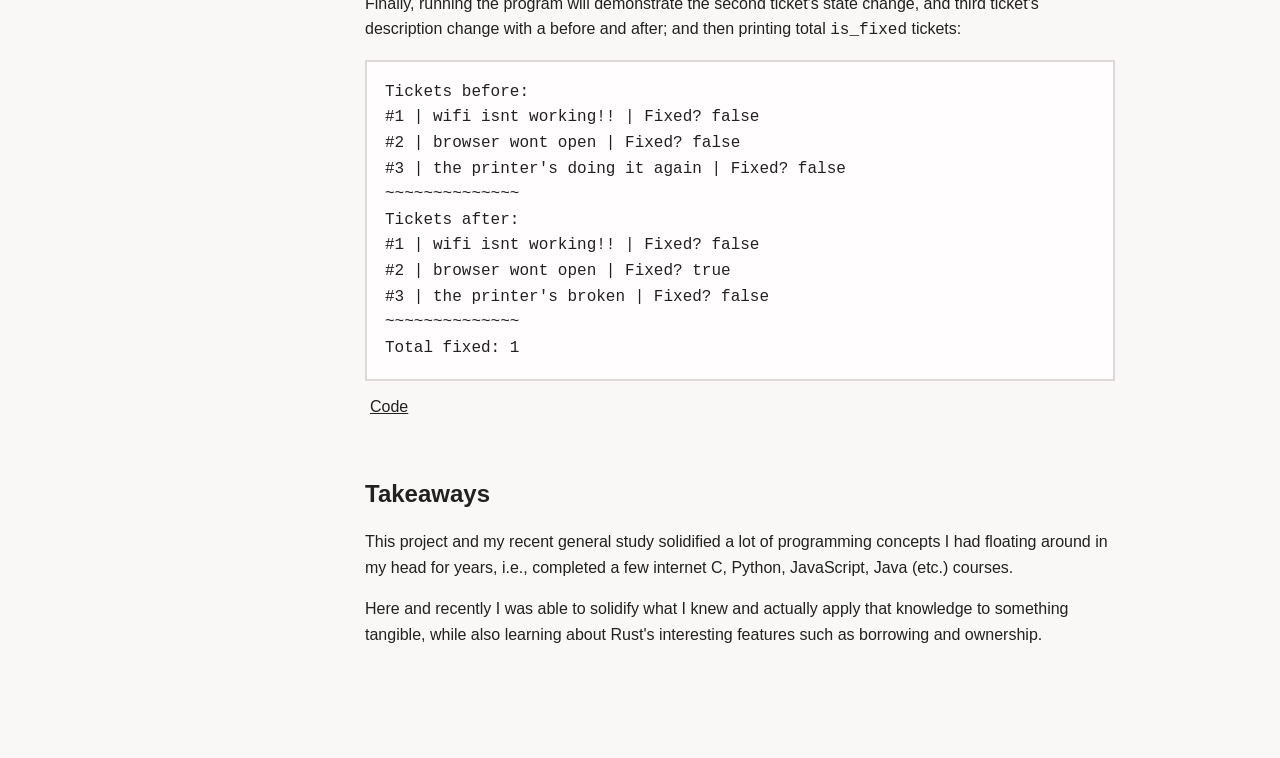
<file: projects/rustprogramming.html>
<!DOCTYPE html>
<html lang="en">
<head>
    <meta charset="UTF-8">
    <meta name="viewport" content="width=device-width, initial-scale=1.0">
    <title>Programming With Rust</title>
    <link rel="stylesheet" href="../project.css">
</head>
<body>
    <div class="side">
        <a class="home" href="../index.html">Home</a>
        <nav>
            <a href="#overview">Overview</a>
            <a href="#representation">Ticket Representation</a>
            <a href="#methods">Methods and Borrowing</a>
            <a href="#collection">A Collection of Tickets</a>
            <a href="#together">Putting Everything Together</a>
            <a href="#takeaways">Takeaways</a>
        </nav>
    </div>

    <main>
        <h1>Programming With Rust</h1>
        <p class="h1p">A small Rust project and programming concepts.</p>

        <section id="overview">
            <h2>Overview</h2>
            <p>
                In this project I built a small ticket tracker in Rust to demonstrate and practise some fundamental programming concepts while also
                putting my passive knowledge of programming languages, Rust here in particular, to use.
                This program will store a collection of tickets, display their state, and allow individual tickets to be marked as fixed.
            </p>
        </section>

        <section id="representation">
            <h2>Ticket Representation</h2>

            <p>Each ticket is represented using a <code>struct</code>:</p>

            <pre><code>struct Ticket {
    number: u32,
    description: String,
    is_fixed: bool,
}           </code></pre>

            <p>
                Structs are used for grouping related data into a single type. In this example, every ticket here contains an ID number, a description,
                and a boolean representing whether the ticket has been "fixed". The description value is stored as a <code>String</code>, this allows each
                ticket to have ownership of their text.
            </p>

            <p>To make creating tickets simpler and more consistent, I added an associated <code>::new()</code> function for my newly created type:</p>

            <pre><code>impl Ticket {
    fn new(number: u32, description: String) -&gt; Ticket {
        Ticket {
            number,
            description,
            is_fixed: false,
        }
    }
}           </code></pre>

            <p>
                Thus allowing me to create a <code>Ticket</code> more conveniently with <code>Ticket::new()</code>, this also ensures that every newly created <code>Ticket</code> begins with
                the <code>is_fixed</code> boolean set to <code>false</code>.
            </p>
        </section>

        <section id="methods">
            <h2>Methods and Borrowing</h2>

            <p>Here I added some methods inside <code>impl</code> to "fix" and print each ticket's values:</p>

            <pre><code>fn fix(&amp;mut self) {
    self.is_fixed = true;
}

fn print(&amp;self) {
    println!("#{} | {} | Fixed? {}",
        self.number,
        self.description,
        self.is_fixed
    );
}           </code></pre>

            <p>
                The two methods here will also demonstrate the difference between immutable and mutable borrowing in Rust. <code>print()</code> uses <code>&amp;self</code>
                because of its need to only read the ticket, while <code>fix()</code> uses <code>&amp;mut self</code> since it needs to change the value of <code>is_fixed</code>. In short:
                <code>&amp;self</code> has read-only access, whilst <code>&amp;mut self</code> has permission to modify; this is all
                while the ticket being borrowed is still being owned by the code that created it; the methods used here only borrow access for as
                long as is needed.
            </p>
        </section>

        <section id="collection">
            <h2>A Collection of Tickets</h2>

            <p>Here I store the tickets in a vector:</p>

            <pre><code>let mut tickets: Vec&lt;Ticket&gt; = Vec::new();</code></pre>

            <p>
                <code>Vec&lt;Ticket&gt;</code> is a growable collection that contains <code>Ticket</code> values. The vector itself is also mutable, as we will be pushing new tickets to
                it during the program.
            </p>

            <p>
                To display all the stored tickets in the collection, I pass the collection to a function and then have it iterate over
                its contents:
            </p>

            <pre><code>fn print_tickets(tickets: &amp;[Ticket]) {
    for ticket in tickets {
        ticket.print();
    }
}           </code></pre>

            <p>
                This function only needs to read the tickets, therefore only requiring an immutably borrowed slice rather than a mutable one.
            </p>

            <p>And contrasting the immutably borrowed slice, is this mutably borrowed one:</p>

            <pre><code>fn fix_ticket(tickets: &amp;mut [Ticket], number: u32) {
    for ticket in tickets {
        if ticket.number == number {
            ticket.fix();
            return;
        }
    }

    println!("Can't find ticket!");
}           </code></pre>

            <p>
                This function will check each ticket until it finds the matching number. Once the number has been found, it will call the fix method
                and return immediately. However, if the loop finishes and does not find a match, the program reports that the
                ticket could not be found.
            </p>

            <p>
                Next I added a count function, utilising the previous concepts:
            </p>

            <pre><code>fn count_fixed(tickets: &[Ticket]) -> usize {
    let mut count = 0;

    for ticket in tickets {
        if ticket.is_fixed {
            count += 1;
        }
    }

    count
}</code></pre>

            <p>
                An interesting thing you can see here is <code>count</code> lacking a semicolon. In Rust, blocks can return the value of the final expression
                without a explicit <code>return</code> keyword. So in this case, the value of <code>count</code> becomes <code>count_fixed()</code>'s return value.
            </p>

            <p>
                Lastly I added an edit function, to edit the description of a ticket utilising mutable borrowing again:
            </p>

            <pre><code>fn edit_ticket(tickets: &mut [Ticket], number: u32, description: String) {
    for ticket in tickets {
        if ticket.number == number {
            ticket.description = description;
            return;
        }
    }
}</code></pre>

        </section>

        <section id="together">
            <h2>Putting Everything Together</h2>

            <p>An empty vector is created using <code>Vec::new()</code> and tickets will be one-by-one pushed into it:</p>

            <pre><code>let mut tickets: Vec&lt;Ticket&gt; = Vec::new();

tickets.push(Ticket::new(
    1,
    String::from("wifi isnt working!!")
));
tickets.push(Ticket::new(
    2,
    String::from("browser wont open")
));
tickets.push(Ticket::new(
    3,
    String::from("the printer's doing it again")
));         </code></pre>

            <p>Then the same created collection, can be borrowed differently depending on what the program will require:</p>

            <pre><code>println!("Tickets before:");
print_tickets(&tickets);

fix_ticket(&mut tickets, 2);
edit_ticket(&mut tickets, 3, String::from("the printer's broken"));
println!("~~~~~~~~~~~~~~");

println!("Tickets after:");
print_tickets(&tickets);

println!("~~~~~~~~~~~~~~");
println!("Total fixed: {}", count_fixed(&tickets));</code></pre>

            <p>
                Here, <code>print_tickets(&amp;tickets)</code> and <code>count_fixed(&amp;tickets)</code> only need to borrow the collection for reading, whereas <code>fix_ticket(&amp;mut tickets, u32)</code> and
                <code>edit_ticket(&amp;mut tickets, u32, String)</code> receive
                a mutable borrow, thus allowing changes to the stored <code>Ticket</code>s inside <code>tickets</code>.
            </p>

            <p>Finally, running the program will demonstrate the second ticket's state change, and third ticket's description change with a before and after; and then printing total <code>is_fixed</code> tickets:</p>

            <pre><code>Tickets before:
#1 | wifi isnt working!! | Fixed? false
#2 | browser wont open | Fixed? false
#3 | the printer's doing it again | Fixed? false
~~~~~~~~~~~~~~
Tickets after:
#1 | wifi isnt working!! | Fixed? false
#2 | browser wont open | Fixed? true
#3 | the printer's broken | Fixed? false
~~~~~~~~~~~~~~
Total fixed: 1</code></pre>
        
        <p class="link">
            <a href="https://github.com/jmhooton/portfolio/blob/main/rustsource/src/main.rs">Code</a>
        </p>

        </section>

        <section id="takeaways">
            <h2>Takeaways</h2>

            <p>
                This project and my recent general study solidified a lot of programming concepts I had floating around in my head for years,
                i.e., completed a few internet C, Python, JavaScript, Java (etc.) courses.
            </p>

            <p>
                Here and recently I was able to solidify what I knew and actually apply that knowledge to something tangible, while also
                learning about Rust's interesting features such as borrowing and ownership.
            </p>
        </section>
    </main>
</body>
</html>
</file>
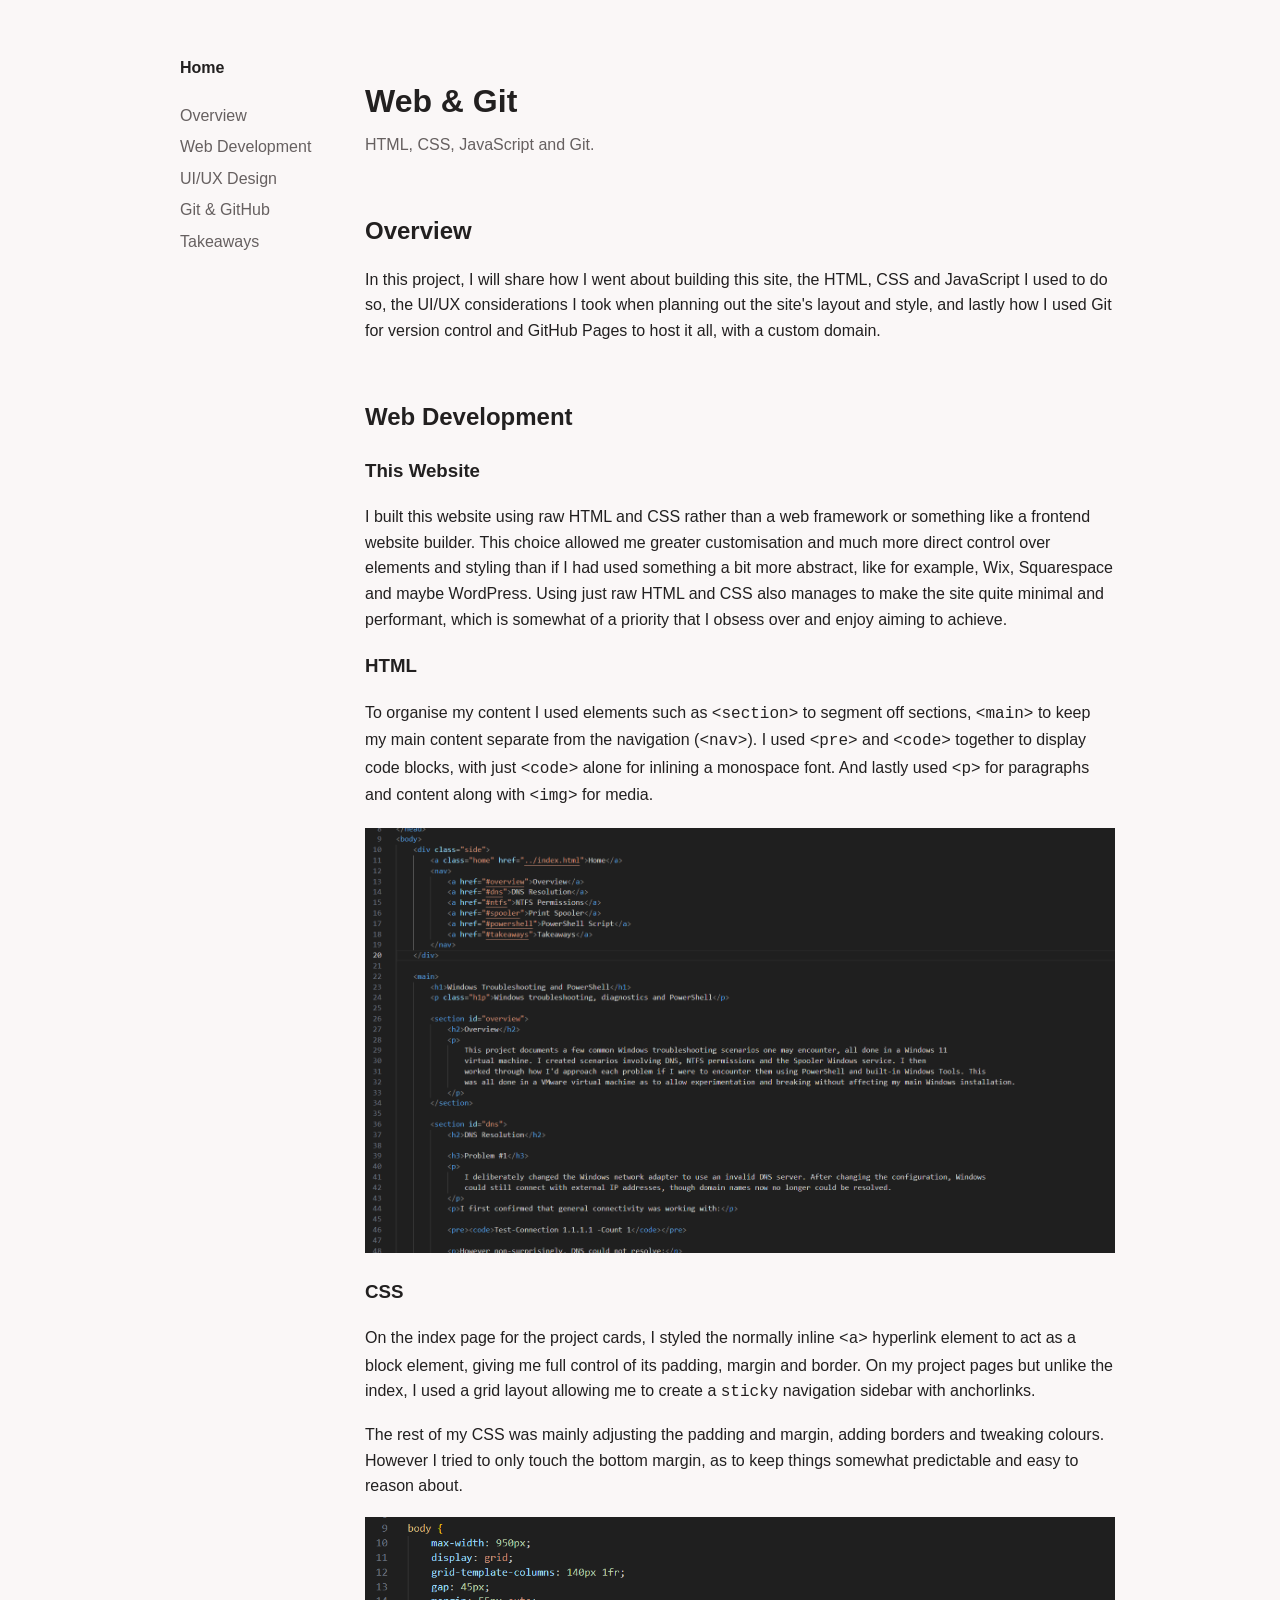
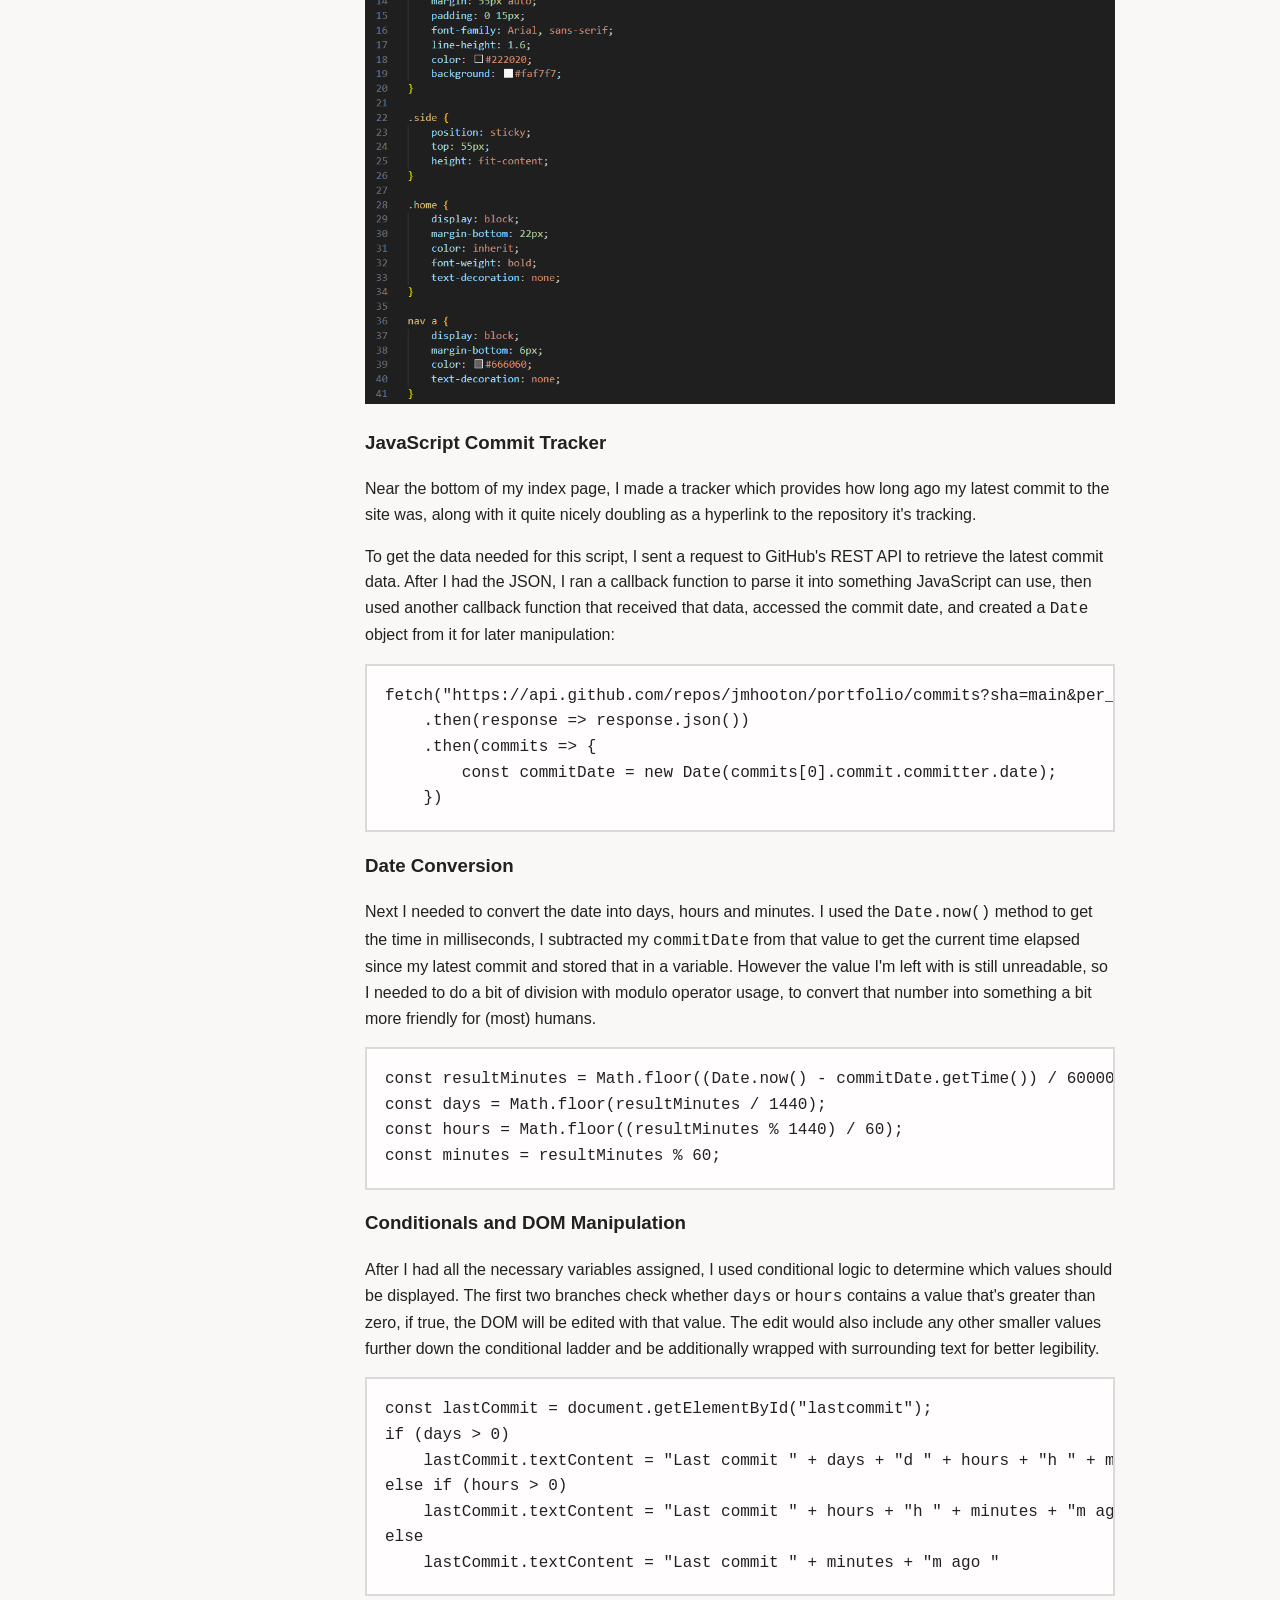
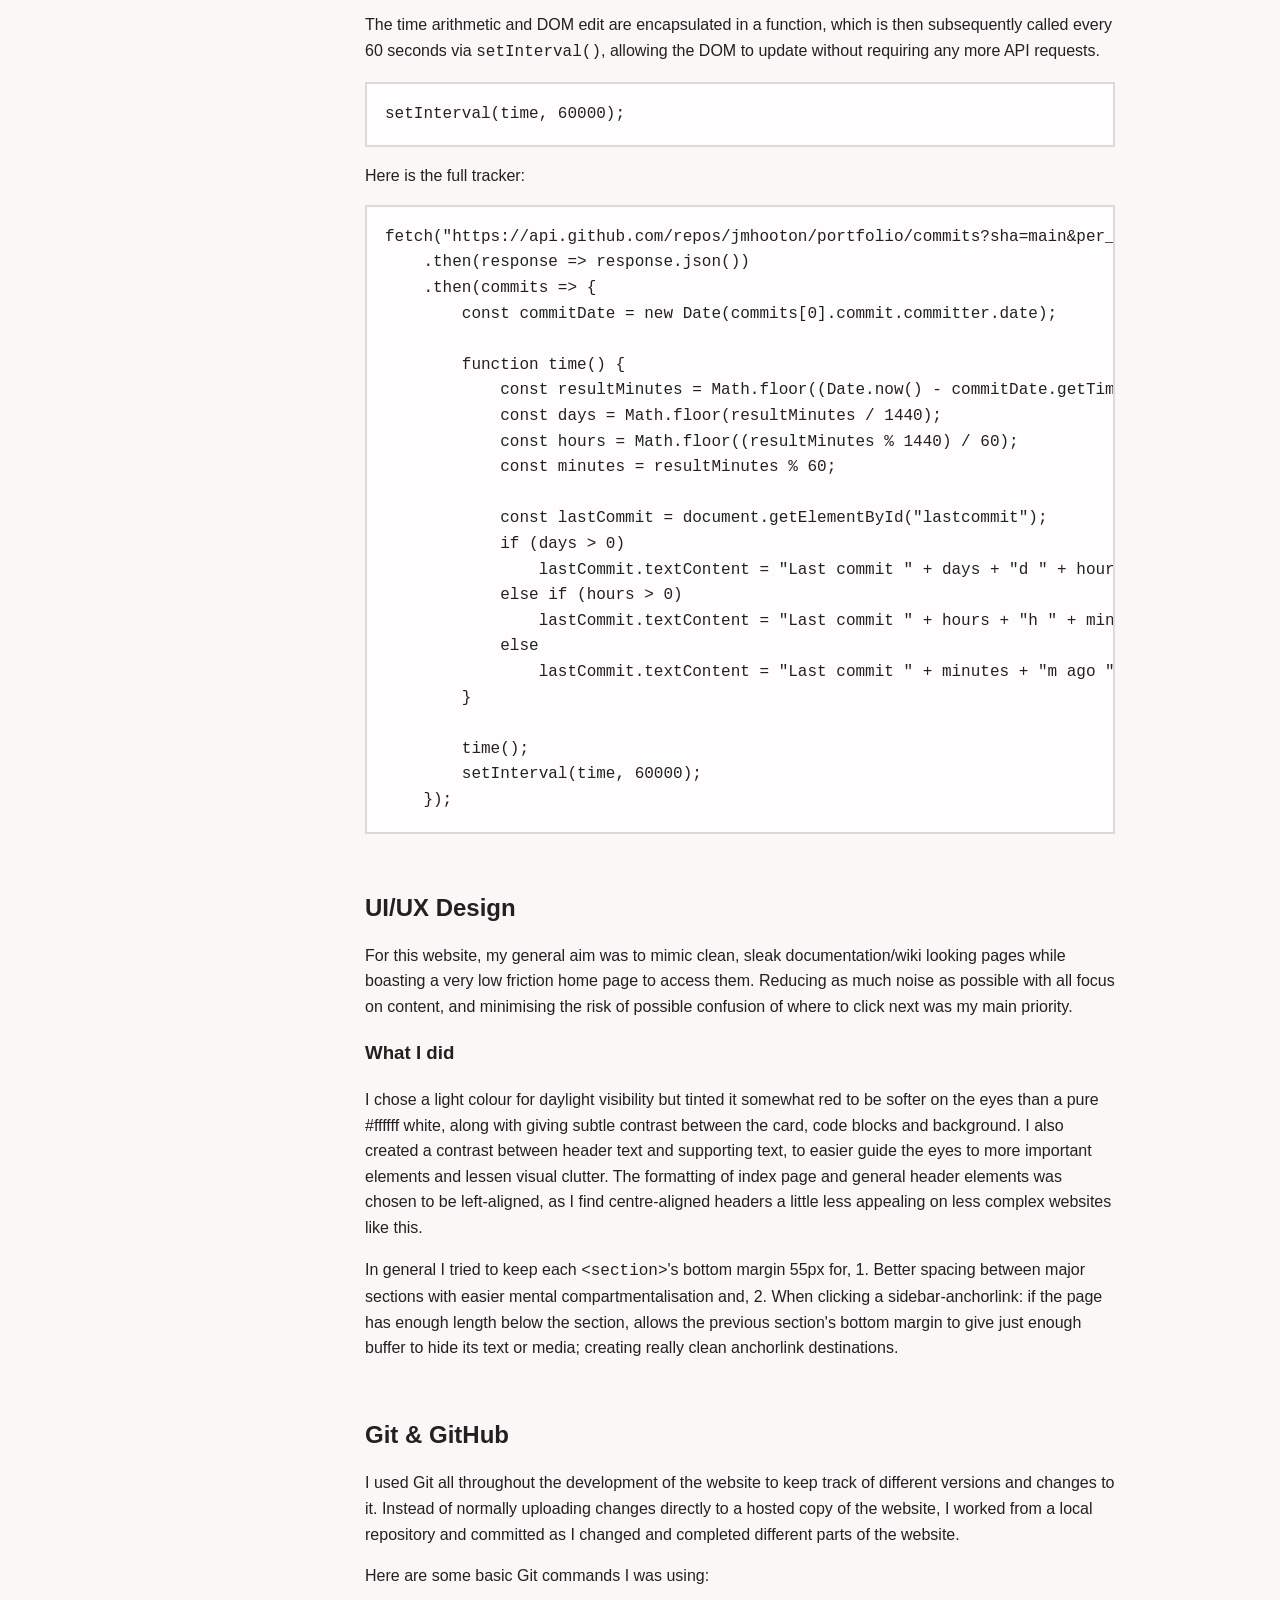
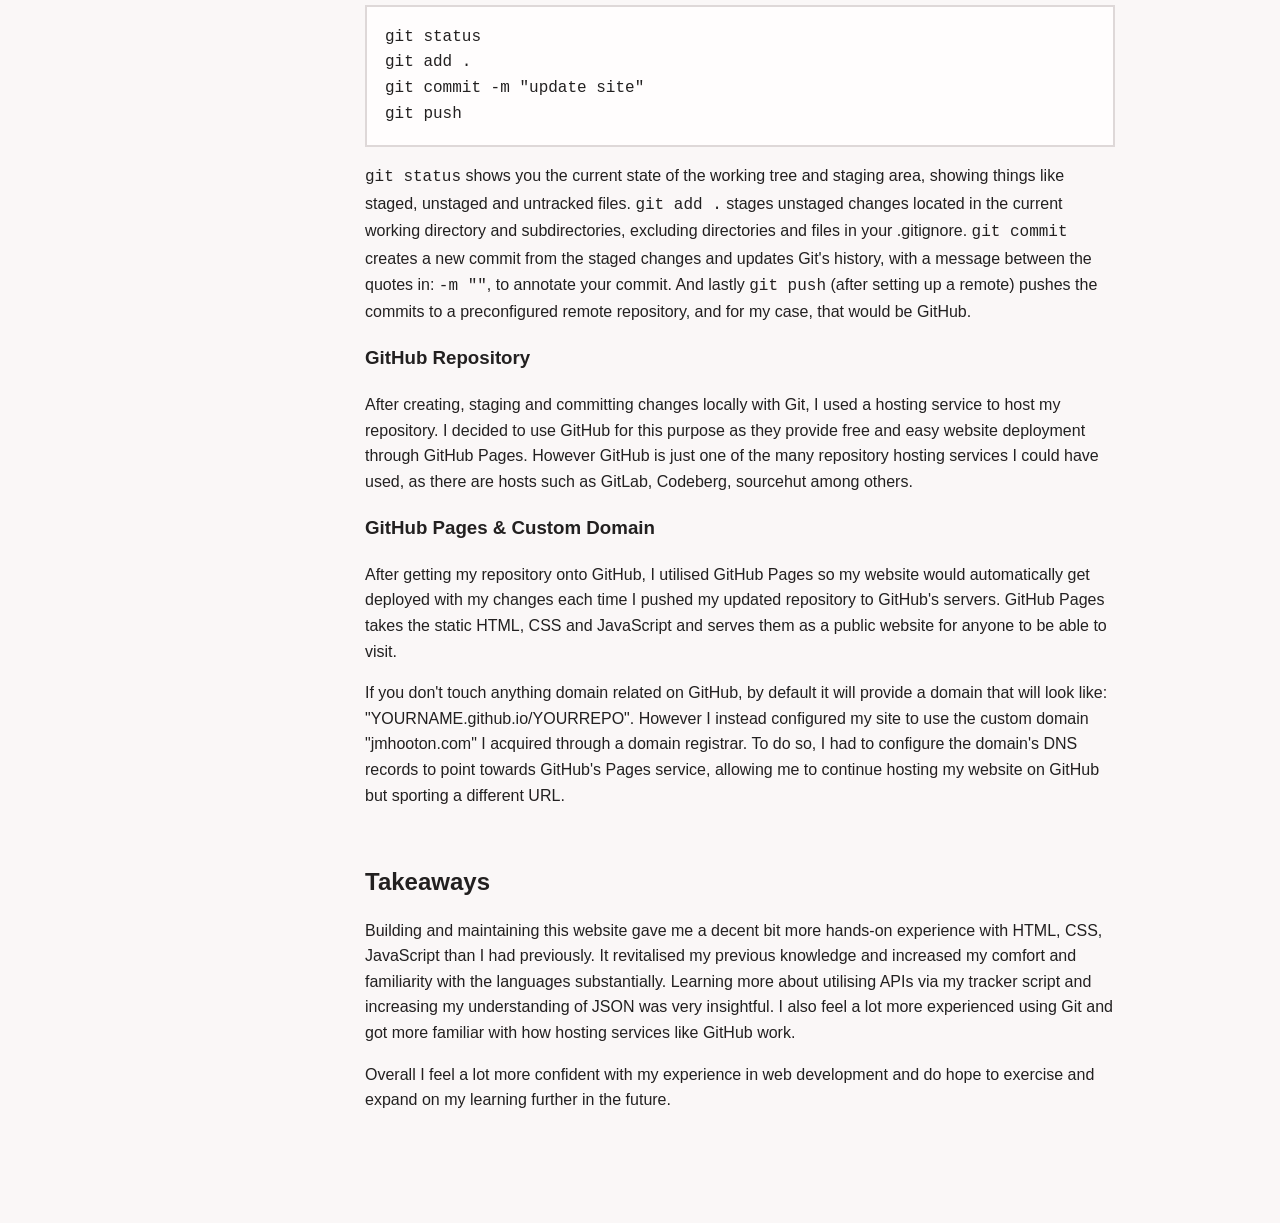
<file: projects/webgit.html>
<!DOCTYPE html>
<html lang="en">
<head>
    <meta charset="UTF-8">
    <meta name="viewport" content="width=device-width, initial-scale=1.0">
    <title>Web & Git</title>
    <link rel="stylesheet" href="../project.css">
</head>
<body>
    <div class="side">
        <a class="home" href="../index.html">Home</a>

        <nav>
            <a href="#overview">Overview</a>
            <a href="#webdev">Web Development</a>
            <a href="#uiux">UI/UX Design</a>
            <a href="#git">Git & GitHub</a>
            <a href="#takeaways">Takeaways</a>
        </nav>
    </div>

    <main>
        <h1>Web & Git</h1>
        <p class="h1p">HTML, CSS, JavaScript and Git.</p>

        <section id="overview">
            <h2>Overview</h2>
            <p>
                In this project, I will share how I went about building this site, the HTML, CSS and JavaScript
                I used to do so, the UI/UX considerations I took when planning out the site's layout and style, and lastly
                how I used Git for version control and GitHub Pages to host it all, with a custom domain.
            </p>
        
        </section>

        <section id="webdev">
            <h2>Web Development</h2>

            <h3>This Website</h3>

            <p>
                I built this website using raw HTML and CSS rather than a web framework or something
                like a frontend website builder. This choice allowed me greater customisation
                and much more direct control over elements and styling
                than if I had used something a bit more abstract, like for example, Wix, Squarespace and maybe WordPress.
                Using just raw HTML and CSS also manages to make the site quite minimal and performant,
                which is somewhat of a priority that I obsess over and enjoy aiming to achieve.
            </p>

            <h3>HTML</h3>

            <p>
                To organise my content I used elements such as <code>&lt;section&gt;</code> to segment off sections,
                <code>&lt;main&gt;</code> to keep my main content separate from the navigation
                (<code>&lt;nav&gt;</code>). I used <code>&lt;pre&gt;</code> and <code>&lt;code&gt;</code> together
                to display code blocks, with just <code>&lt;code&gt;</code> alone for inlining a monospace font. And lastly used
                <code>&lt;p&gt;</code> for paragraphs and content along with <code>&lt;img&gt;</code> for media.
            </p>

            <img src="../images/html.png">

            <h3>CSS</h3>

            <p>
                On the index page for the project cards, I styled the normally inline
                <code>&lt;a&gt;</code> hyperlink element to act as a block element,
                giving me full control of its padding, margin and border.
                On my project pages but unlike the index, I used
                a grid layout allowing me to create a <code>sticky</code> navigation sidebar with anchorlinks.
            </p>
            
            <p>
                The rest of my CSS was mainly adjusting the padding and margin, adding borders and tweaking colours.
                However I tried to only touch the bottom margin, as to keep things somewhat predictable and easy to
                reason about.
            </p>

            <img src="../images/css.png">

            <h3>JavaScript Commit Tracker</h3>

            <p>
                Near the bottom of my index page, I made a tracker which provides how long ago my latest commit to the site
                was, along with it quite nicely doubling as a hyperlink to the repository it's tracking.
            </p>
            
            <p>
                To get the data needed for this script, I sent a request to GitHub's REST API to retrieve the
                latest commit data. After I had the JSON, I ran a callback function to parse it into something
                JavaScript can use, then used another callback function that received that data,
                accessed the commit date,
                and created a <code>Date</code> object from it for later manipulation:
            </p>

            <pre><code>fetch("https://api.github.com/repos/jmhooton/portfolio/commits?sha=main&per_page=1")
    .then(response => response.json())
    .then(commits => {
        const commitDate = new Date(commits[0].commit.committer.date);
    })</code></pre>

            <h3>Date Conversion</h3>

            <p>
                Next I needed to convert the date into days, hours and minutes. I used the <code>Date.now()</code> method to get the time
                in milliseconds,
                I subtracted my <code>commitDate</code> from that value to get the current time elapsed since
                my latest commit and stored that in a variable.
                However the value I'm left with is still unreadable, so I needed to do a bit of division with
                modulo operator usage, to convert that number into something a bit more friendly for (most) humans.
            </p>

            <pre><code>const resultMinutes = Math.floor((Date.now() - commitDate.getTime()) / 60000);
const days = Math.floor(resultMinutes / 1440);
const hours = Math.floor((resultMinutes % 1440) / 60);
const minutes = resultMinutes % 60;</code></pre>

            <h3>Conditionals and DOM Manipulation</h3>

            <p>
                After I had all the necessary variables assigned, I used conditional logic to determine which values should
                be displayed. The first two branches check whether <code>days</code> or <code>hours</code> contains a value that's greater than zero,
                if true, the DOM will be edited with that value. The edit would also include
                any other smaller values further down the conditional ladder and be additionally
                wrapped with surrounding text for better legibility.
            </p>

            <pre><code>const lastCommit = document.getElementById("lastcommit");
if (days > 0)
    lastCommit.textContent = "Last commit " + days + "d " + hours + "h " + minutes + "m ago "
else if (hours > 0)
    lastCommit.textContent = "Last commit " + hours + "h " + minutes + "m ago "
else
    lastCommit.textContent = "Last commit " + minutes + "m ago "</code></pre>
            <p>
                The time arithmetic and DOM edit are encapsulated in a function,
                which is then subsequently called every 60 seconds via <code>setInterval()</code>, allowing
                the DOM to update without requiring any more API requests.
            </p>

            <pre><code>setInterval(time, 60000);</code></pre>
            
            <p>
               Here is the full tracker: 
            </p>

            <pre><code>fetch("https://api.github.com/repos/jmhooton/portfolio/commits?sha=main&per_page=1")
    .then(response => response.json())
    .then(commits => {
        const commitDate = new Date(commits[0].commit.committer.date);

        function time() {
            const resultMinutes = Math.floor((Date.now() - commitDate.getTime()) / 60000);
            const days = Math.floor(resultMinutes / 1440);
            const hours = Math.floor((resultMinutes % 1440) / 60);
            const minutes = resultMinutes % 60;

            const lastCommit = document.getElementById("lastcommit");
            if (days > 0)
                lastCommit.textContent = "Last commit " + days + "d " + hours + "h " + minutes + "m ago "
            else if (hours > 0)
                lastCommit.textContent = "Last commit " + hours + "h " + minutes + "m ago "
            else
                lastCommit.textContent = "Last commit " + minutes + "m ago "
        }

        time();
        setInterval(time, 60000);
    });</code></pre>

        </section>

        <section id="uiux">
            <h2>UI/UX Design</h2>

            <p>
                For this website, my general aim was to mimic clean, sleak documentation/wiki looking pages while boasting a very low friction home page to access them.
                Reducing as much noise as possible with all focus on
                content, and minimising the risk of possible confusion of where to click next was my main priority.
            </p>
            
            <h3>What I did</h3>

            <p>
                I chose a light colour for daylight visibility but tinted it somewhat red to be softer on the eyes
                than a pure #ffffff white, along with giving subtle contrast between the card, code blocks and background.
                I also created a contrast between header text and supporting text, to easier guide the eyes to more important elements
                and lessen visual clutter.
                The formatting of index page and general header elements
                was chosen to be left-aligned, as I find centre-aligned headers a little less appealing on less complex websites like this.
            </p>

            <p>
                In general I tried to keep each <code>&lt;section&gt;</code>'s bottom margin 55px for, 1. Better spacing between major sections with easier mental
                compartmentalisation and, 2. When clicking a sidebar-anchorlink: if the page has enough length below the section, allows the previous section's bottom margin to
                give just enough buffer to hide its text or media;
                creating really clean anchorlink destinations.
            </p>
        </section>

        <section id="git">
            <h2>Git & GitHub</h2>

            <p>
                I used Git all throughout the development of the website to keep track of different versions and changes to it. Instead of normally uploading changes
                directly to a hosted copy of the website, I worked from a local repository and committed as I changed and completed different parts of the website.
            </p>

            <p>
                Here are some basic Git commands I was using:
            </p>

            <pre><code>git status
git add .
git commit -m "update site"
git push</code></pre>

            <p>
                <code>git status</code> shows you the current state of the working tree and staging area, showing things like staged, unstaged and untracked files.
                <code>git add .</code> stages unstaged changes located in the current working directory and subdirectories, excluding directories and files in your .gitignore.
                <code>git commit</code> creates a new commit from the staged changes and updates Git's history, with a message between the quotes in: <code>-m ""</code>, to annotate your commit.
                And lastly <code>git push</code> (after setting up a remote) pushes the commits to a preconfigured remote repository, and for my case, that would be GitHub.
            </p>
            
            <h3>GitHub Repository</h3>

            <p>
                After creating, staging and committing changes locally with Git, I used a hosting service to host my repository. I decided to use GitHub for this purpose
                as they provide free and easy website deployment through GitHub Pages. However GitHub is just one of the many repository hosting services I could have used,
                as there are hosts such as GitLab, Codeberg, sourcehut among others.
            </p>

            <h3>GitHub Pages & Custom Domain</h3>

            <p>
                After getting my repository onto GitHub, I utilised GitHub Pages so my website would automatically get deployed with my changes each time I pushed my updated repository to GitHub's servers.
                GitHub Pages takes the static HTML, CSS and JavaScript and serves them as a public website for anyone to be able to visit.
            </p>

            <p>
                If you don't touch anything domain related on GitHub, by default it will provide a domain that will look like: "YOURNAME.github.io/YOURREPO". However I instead configured my site to use the custom
                domain "jmhooton.com" I acquired through a domain registrar. To do so, I had to configure the domain's DNS records to point towards GitHub's Pages service, allowing me to continue hosting my
                website on GitHub but sporting a different URL.
            </p>
        </section>

        <section id="takeaways">
        <h2>Takeaways</h2>
        
        <p>
            Building and maintaining this website gave me a decent bit more hands-on experience with HTML, CSS, JavaScript than I had previously. It revitalised my previous knowledge and increased my comfort and familiarity with the languages
            substantially. Learning more about utilising APIs via my tracker script and increasing my understanding of JSON was very insightful.
            I also feel a lot more experienced using Git and got more familiar with how hosting services like GitHub work.
        </p>
        <p>    
            Overall I feel a lot more confident with my experience in
            web development and do hope to exercise and expand on my learning further in the future.
        </p>
        </section>
    </main>
</body>
</html>
</file>
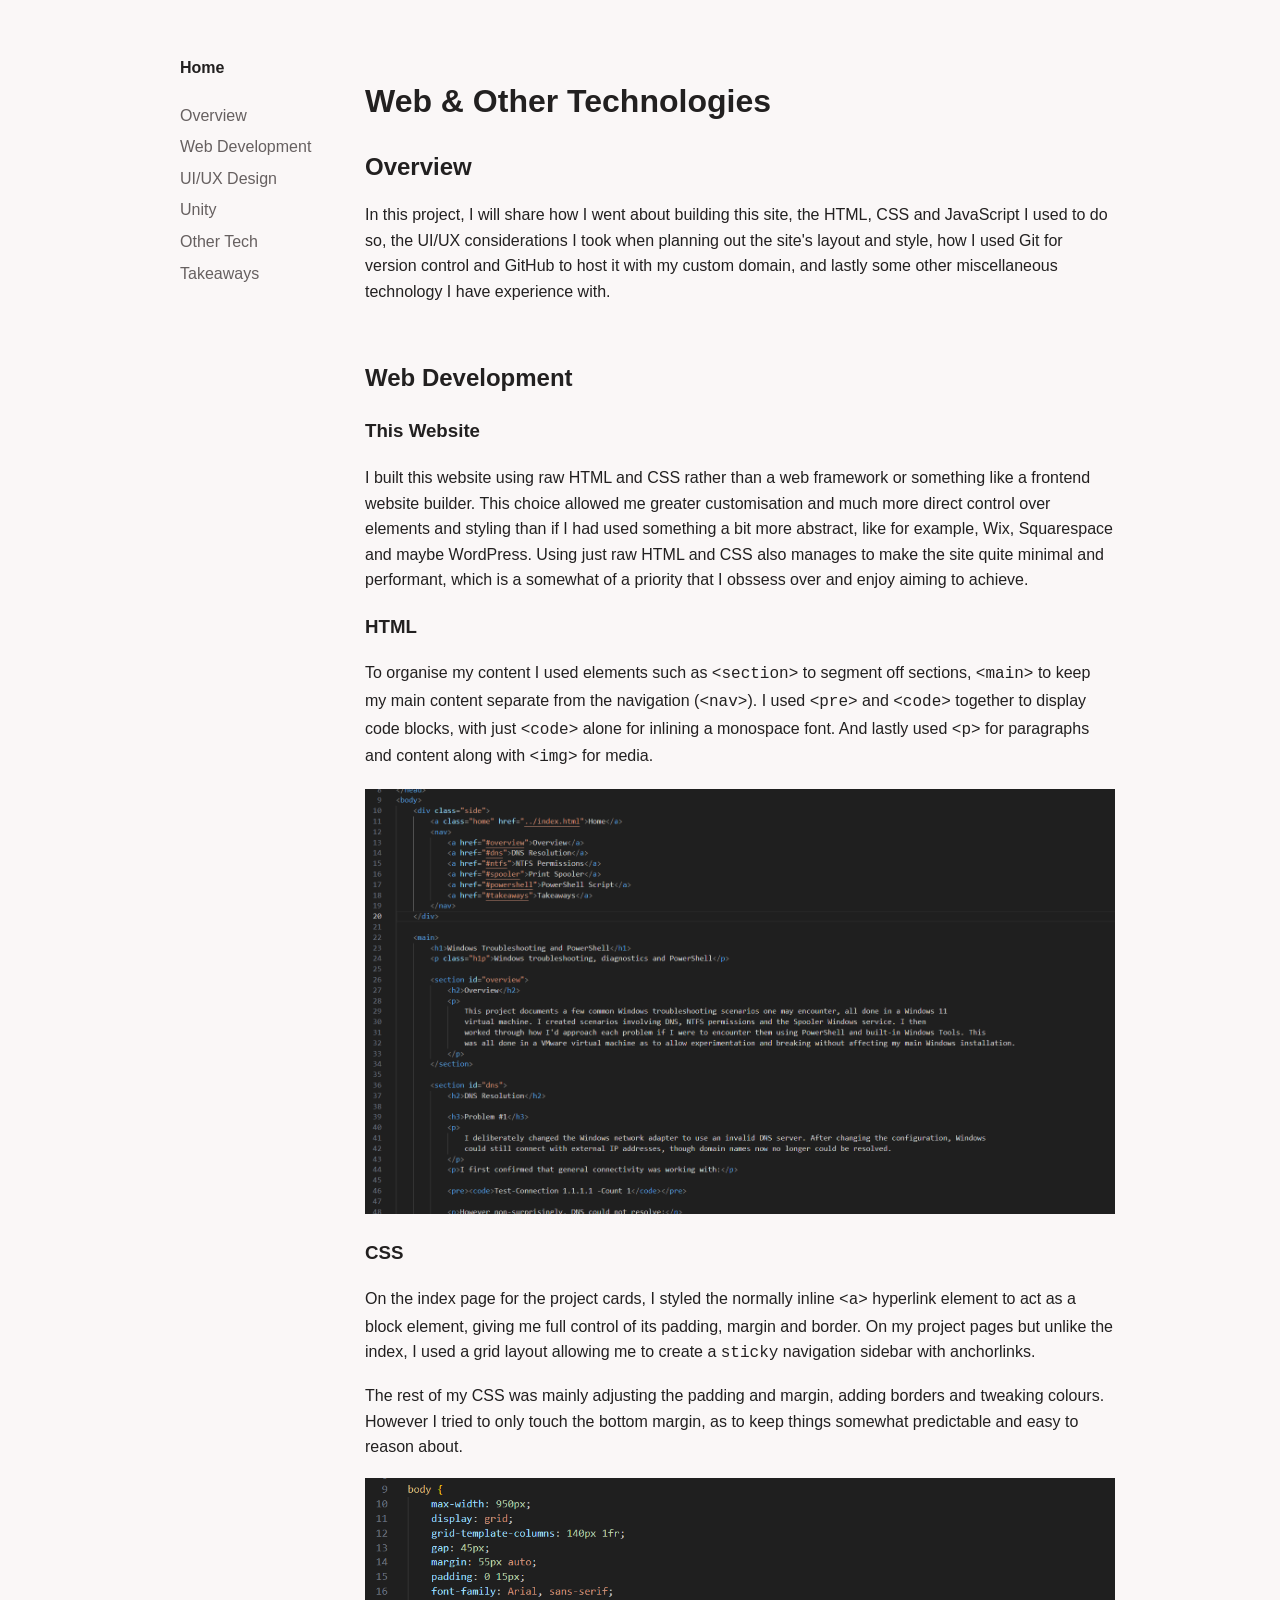
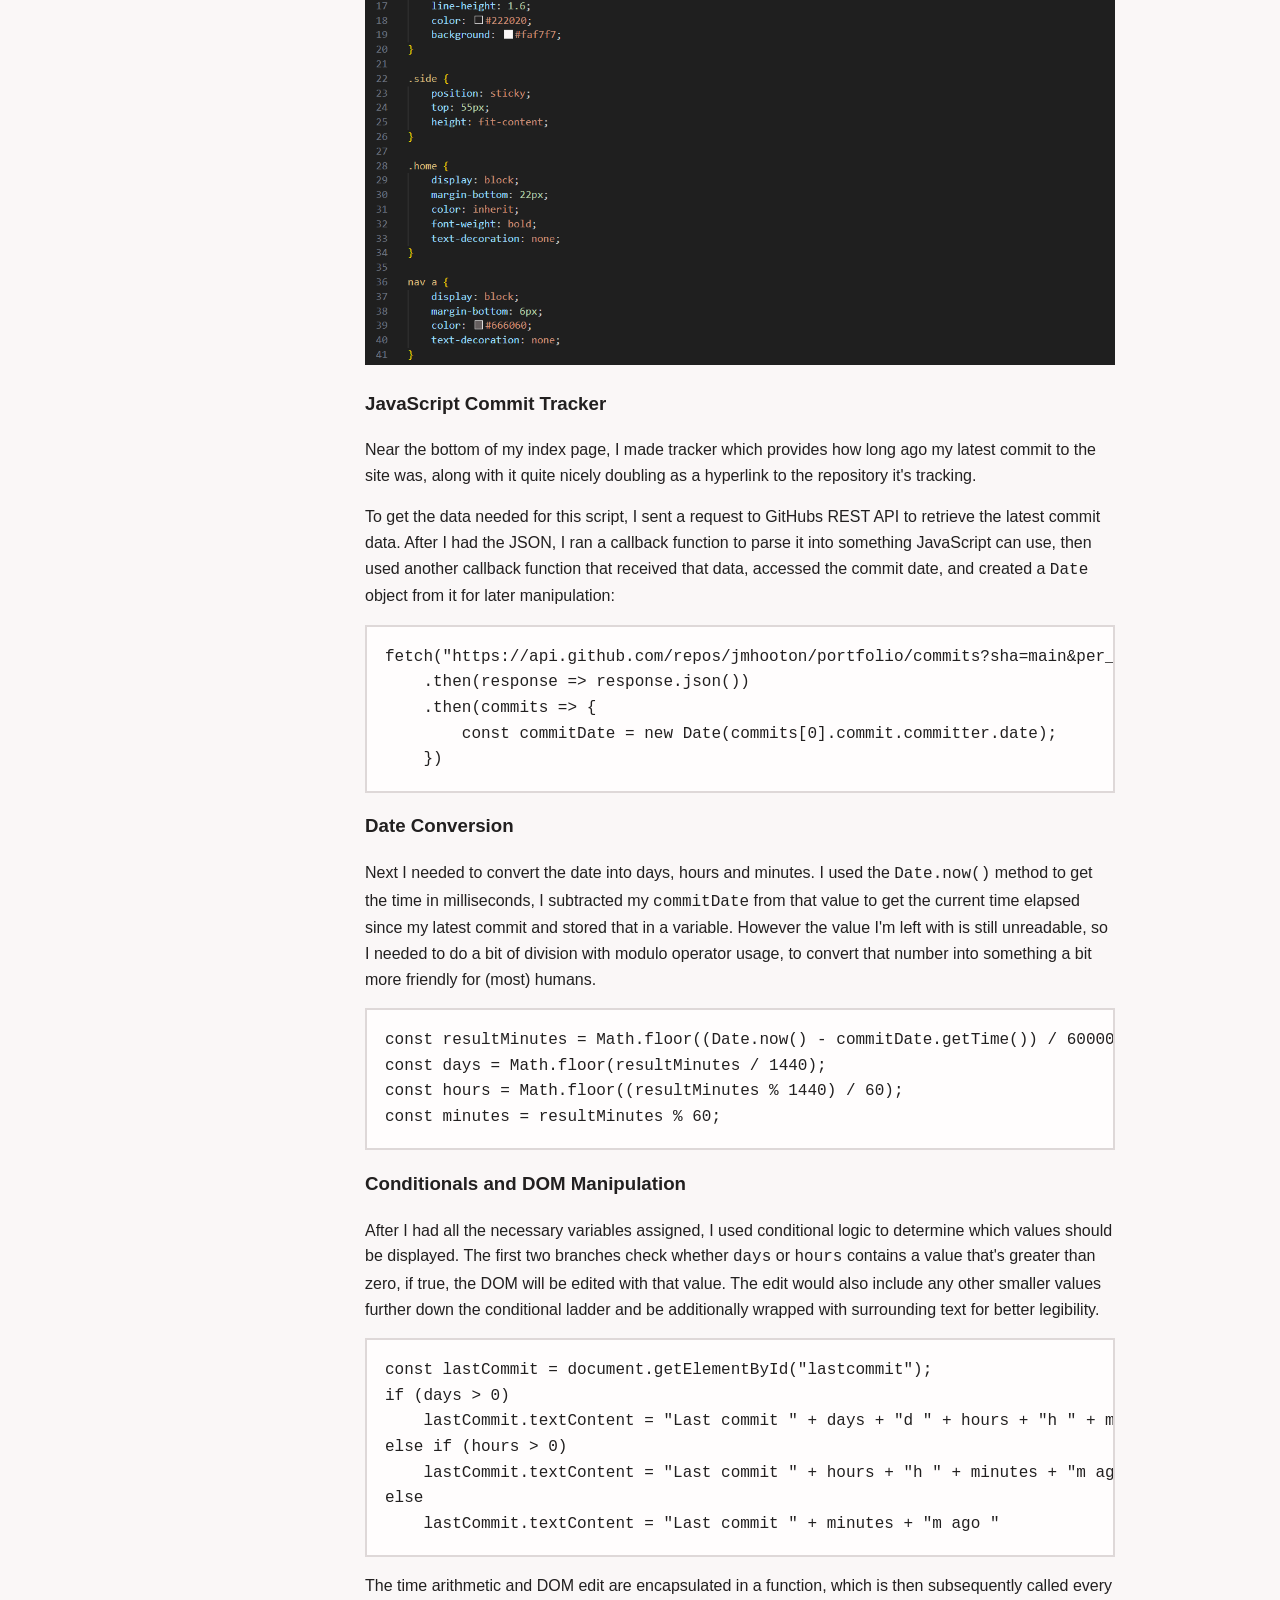
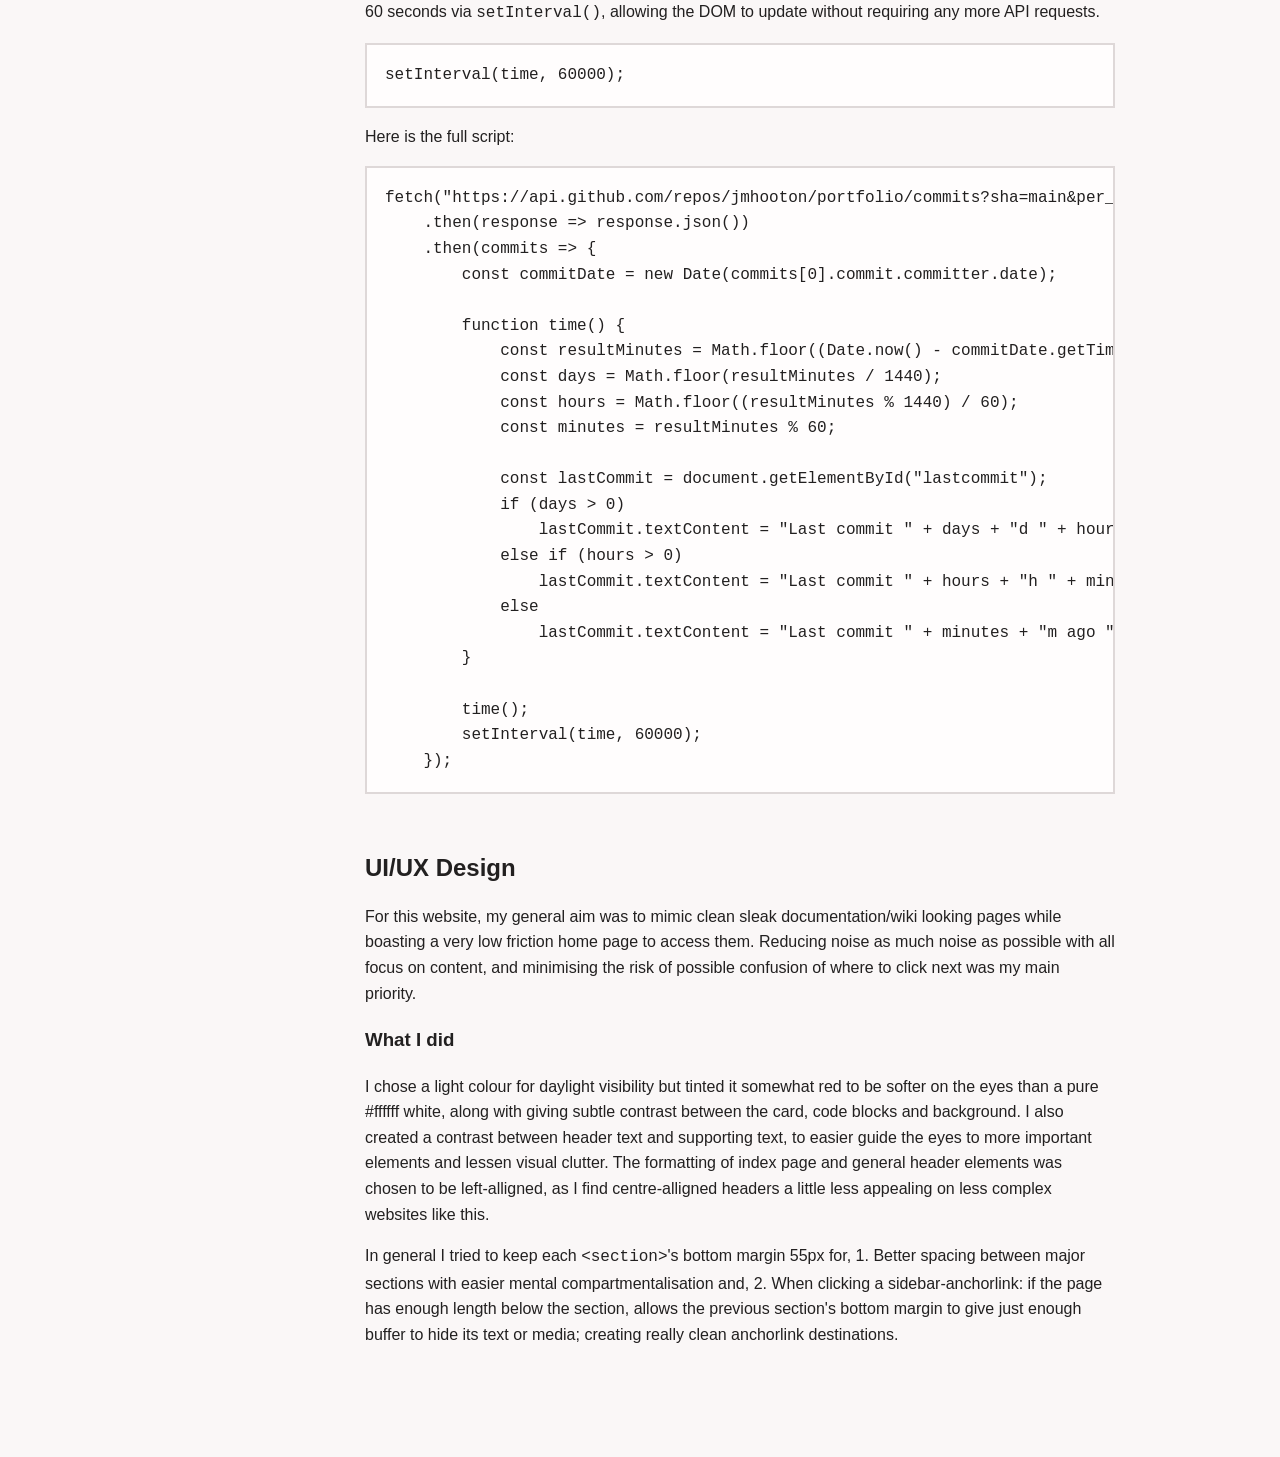
<file: projects/webother.html>
<!DOCTYPE html>
<html lang="en">
<head>
    <meta charset="UTF-8">
    <meta name="viewport" content="width=device-width, initial-scale=1.0">
    <title>Web UI/UX & Other Technologies</title>
    <link rel="stylesheet" href="../project.css">
</head>
<body>
    <div class="side">
        <a class="home" href="../index.html">Home</a>

        <nav>
            <a href="#overview">Overview</a>
            <a href="#webdev">Web Development</a>
            <a href="#uiux">UI/UX Design</a>
            <a href="#unity">Unity</a>
            <a href="#othertech">Other Tech</a>
            <a href="#takeaways">Takeaways</a>
        </nav>
    </div>

    <main>
        <h1>Web & Other Technologies</h1>

        <section id="overview">
            <h2>Overview</h2>
            <p>
                In this project, I will share how I went about building this site, the HTML, CSS and JavaScript
                I used to do so, the UI/UX considerations I took when planning out the site's layout and style,
                how I used Git for version control and GitHub to host it with my custom domain, and lastly some
                other miscellaneous technology I have experience with.
            </p>
        
        </section>

        <section id="webdev">
            <h2>Web Development</h2>

            <h3>This Website</h3>

            <p>
                I built this website using raw HTML and CSS rather than a web framework or something
                like a frontend website builder. This choice allowed me greater customisation
                and much more direct control over elements and styling
                than if I had used something a bit more abstract, like for example, Wix, Squarespace and maybe WordPress.
                Using just raw HTML and CSS also manages to make the site quite minimal and performant,
                which is a somewhat of a priority that I obssess over and enjoy aiming to achieve.
            </p>

            <h3>HTML</h3>

            <p>
                To organise my content I used elements such as <code>&lt;section&gt;</code> to segment off sections,
                <code>&lt;main&gt;</code> to keep my main content separate from the navigation
                (<code>&lt;nav&gt;</code>). I used <code>&lt;pre&gt;</code> and <code>&lt;code&gt;</code> together
                to display code blocks, with just <code>&lt;code&gt;</code> alone for inlining a monospace font. And lastly used
                <code>&lt;p&gt;</code> for paragraphs and content along with <code>&lt;img&gt;</code> for media.
            </p>

            <img src="../images/html.png">

            <h3>CSS</h3>

            <p>
                On the index page for the project cards, I styled the normally inline
                <code>&lt;a&gt;</code> hyperlink element to act as a block element,
                giving me full control of its padding, margin and border.
                On my project pages but unlike the index, I used
                a grid layout allowing me to create a <code>sticky</code> navigation sidebar with anchorlinks.
            </p>
            
            <p>
                The rest of my CSS was mainly adjusting the padding and margin, adding borders and tweaking colours.
                However I tried to only touch the bottom margin, as to keep things somewhat predictable and easy to
                reason about.
            </p>

            <img src="../images/css.png">

            <h3>JavaScript Commit Tracker</h3>

            <p>
                Near the bottom of my index page, I made tracker which provides how long ago my latest commit to the site
                was, along with it quite nicely doubling as a hyperlink to the repository it's tracking.
            </p>
            
            <p>
                To get the data needed for this script, I sent a request to GitHubs REST API to retrieve the
                latest commit data. After I had the JSON, I ran a callback function to parse it into something
                JavaScript can use, then used another callback function that received that data,
                accessed the commit date,
                and created a <code>Date</code> object from it for later manipulation:
            </p>

            <pre><code>fetch("https://api.github.com/repos/jmhooton/portfolio/commits?sha=main&per_page=1")
    .then(response => response.json())
    .then(commits => {
        const commitDate = new Date(commits[0].commit.committer.date);
    })</code></pre>

            <h3>Date Conversion</h3>

            <p>
                Next I needed to convert the date into days, hours and minutes. I used the <code>Date.now()</code> method to get the time
                in milliseconds,
                I subtracted my <code>commitDate</code> from that value to get the current time elapsed since
                my latest commit and stored that in a variable.
                However the value I'm left with is still unreadable, so I needed to do a bit of division with
                modulo operator usage, to convert that number into something a bit more friendly for (most) humans.
            </p>

            <pre><code>const resultMinutes = Math.floor((Date.now() - commitDate.getTime()) / 60000);
const days = Math.floor(resultMinutes / 1440);
const hours = Math.floor((resultMinutes % 1440) / 60);
const minutes = resultMinutes % 60;</code></pre>

            <h3>Conditionals and DOM Manipulation</h3>

            <p>
                After I had all the necessary variables assigned, I used conditional logic to determine which values should
                be displayed. The first two branches check whether <code>days</code> or <code>hours</code> contains a value that's greater than zero,
                if true, the DOM will be edited with that value. The edit would also include
                any other smaller values further down the conditional ladder and be additionally
                wrapped with surrounding text for better legibility.
            </p>

            <pre><code>const lastCommit = document.getElementById("lastcommit");
if (days > 0)
    lastCommit.textContent = "Last commit " + days + "d " + hours + "h " + minutes + "m ago "
else if (hours > 0)
    lastCommit.textContent = "Last commit " + hours + "h " + minutes + "m ago "
else
    lastCommit.textContent = "Last commit " + minutes + "m ago "</code></pre>
            <p>
                The time arithmetic and DOM edit are encapsulated in a function,
                which is then subsequently called every 60 seconds via <code>setInterval()</code>, allowing
                the DOM to update without requiring any more API requests.
            </p>

            <pre><code>setInterval(time, 60000);</code></pre>
            
            <p>
               Here is the full script: 
            </p>

            <pre><code>fetch("https://api.github.com/repos/jmhooton/portfolio/commits?sha=main&per_page=1")
    .then(response => response.json())
    .then(commits => {
        const commitDate = new Date(commits[0].commit.committer.date);

        function time() {
            const resultMinutes = Math.floor((Date.now() - commitDate.getTime()) / 60000);
            const days = Math.floor(resultMinutes / 1440);
            const hours = Math.floor((resultMinutes % 1440) / 60);
            const minutes = resultMinutes % 60;

            const lastCommit = document.getElementById("lastcommit");
            if (days > 0)
                lastCommit.textContent = "Last commit " + days + "d " + hours + "h " + minutes + "m ago "
            else if (hours > 0)
                lastCommit.textContent = "Last commit " + hours + "h " + minutes + "m ago "
            else
                lastCommit.textContent = "Last commit " + minutes + "m ago "
        }

        time();
        setInterval(time, 60000);
    });</code></pre>

        </section>

        <section id="uiux">
            <h2>UI/UX Design</h2>

            <p>
                For this website, my general aim was to mimic clean sleak documentation/wiki looking pages while boasting a very low friction home page to access them.
                Reducing noise as much noise as possible with all focus on
                content, and minimising the risk of possible confusion of where to click next was my main priority.
            </p>
            
            <h3>What I did</h3>

            <p>
                I chose a light colour for daylight visibility but tinted it somewhat red to be softer on the eyes
                than a pure #ffffff white, along with giving subtle contrast between the card, code blocks and background.
                I also created a contrast between header text and supporting text, to easier guide the eyes to more important elements
                and lessen visual clutter.
                The formatting of index page and general header elements
                was chosen to be left-alligned, as I find centre-alligned headers a little less appealing on less complex websites like this.
            </p>

            <p>
                In general I tried to keep each <code>&lt;section&gt;</code>'s bottom margin 55px for, 1. Better spacing between major sections with easier mental
                compartmentalisation and, 2. When clicking a sidebar-anchorlink: if the page has enough length below the section, allows the previous section's bottom margin to
                give just enough buffer to hide its text or media;
                creating really clean anchorlink destinations.
            </p>
        </section>

     <!--   <section id="othertech">-->
        <!--    <h2>Other Tech</h2>-->
    <!--    </section>       -->

     <!--   <section id="takeaways"> -->
     <!--       <h2>Takeaways</h2>  -->
    <!--    </section>       -->
    </main>
</body>
</html>
</file>
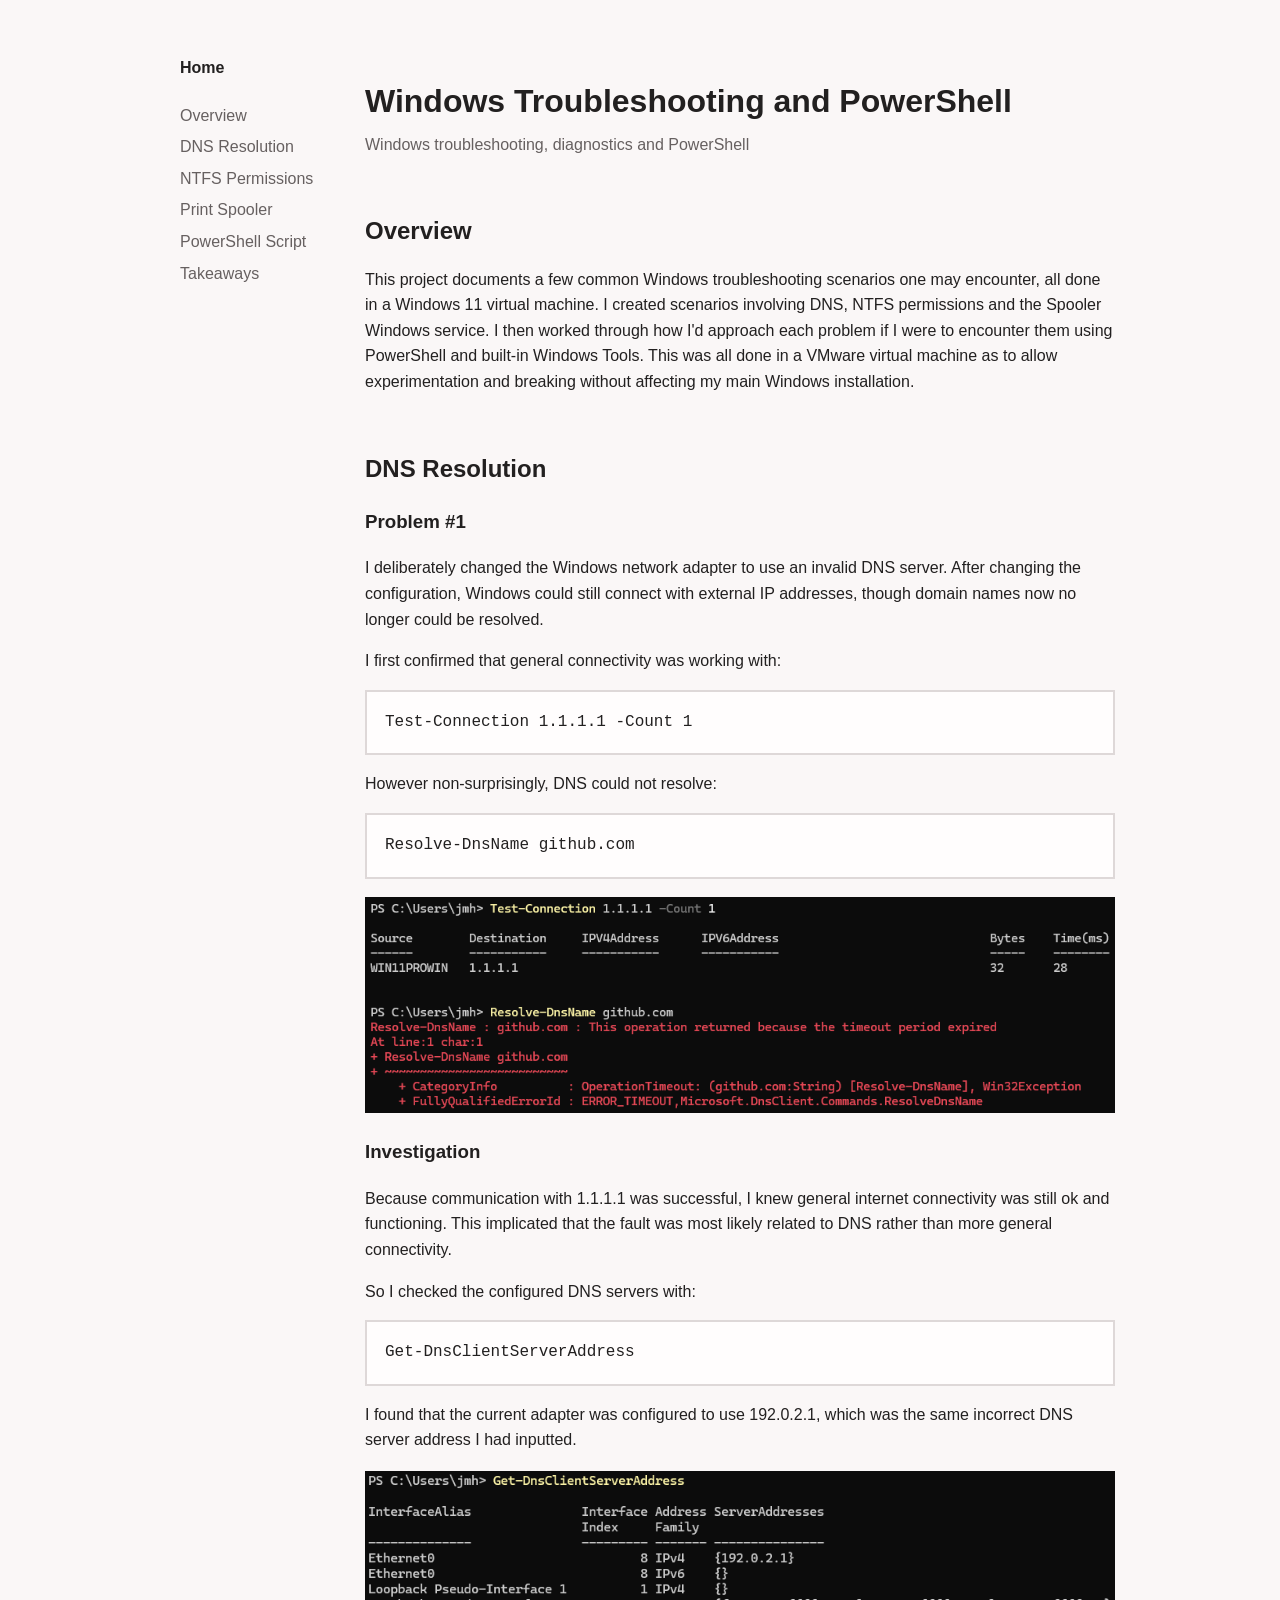
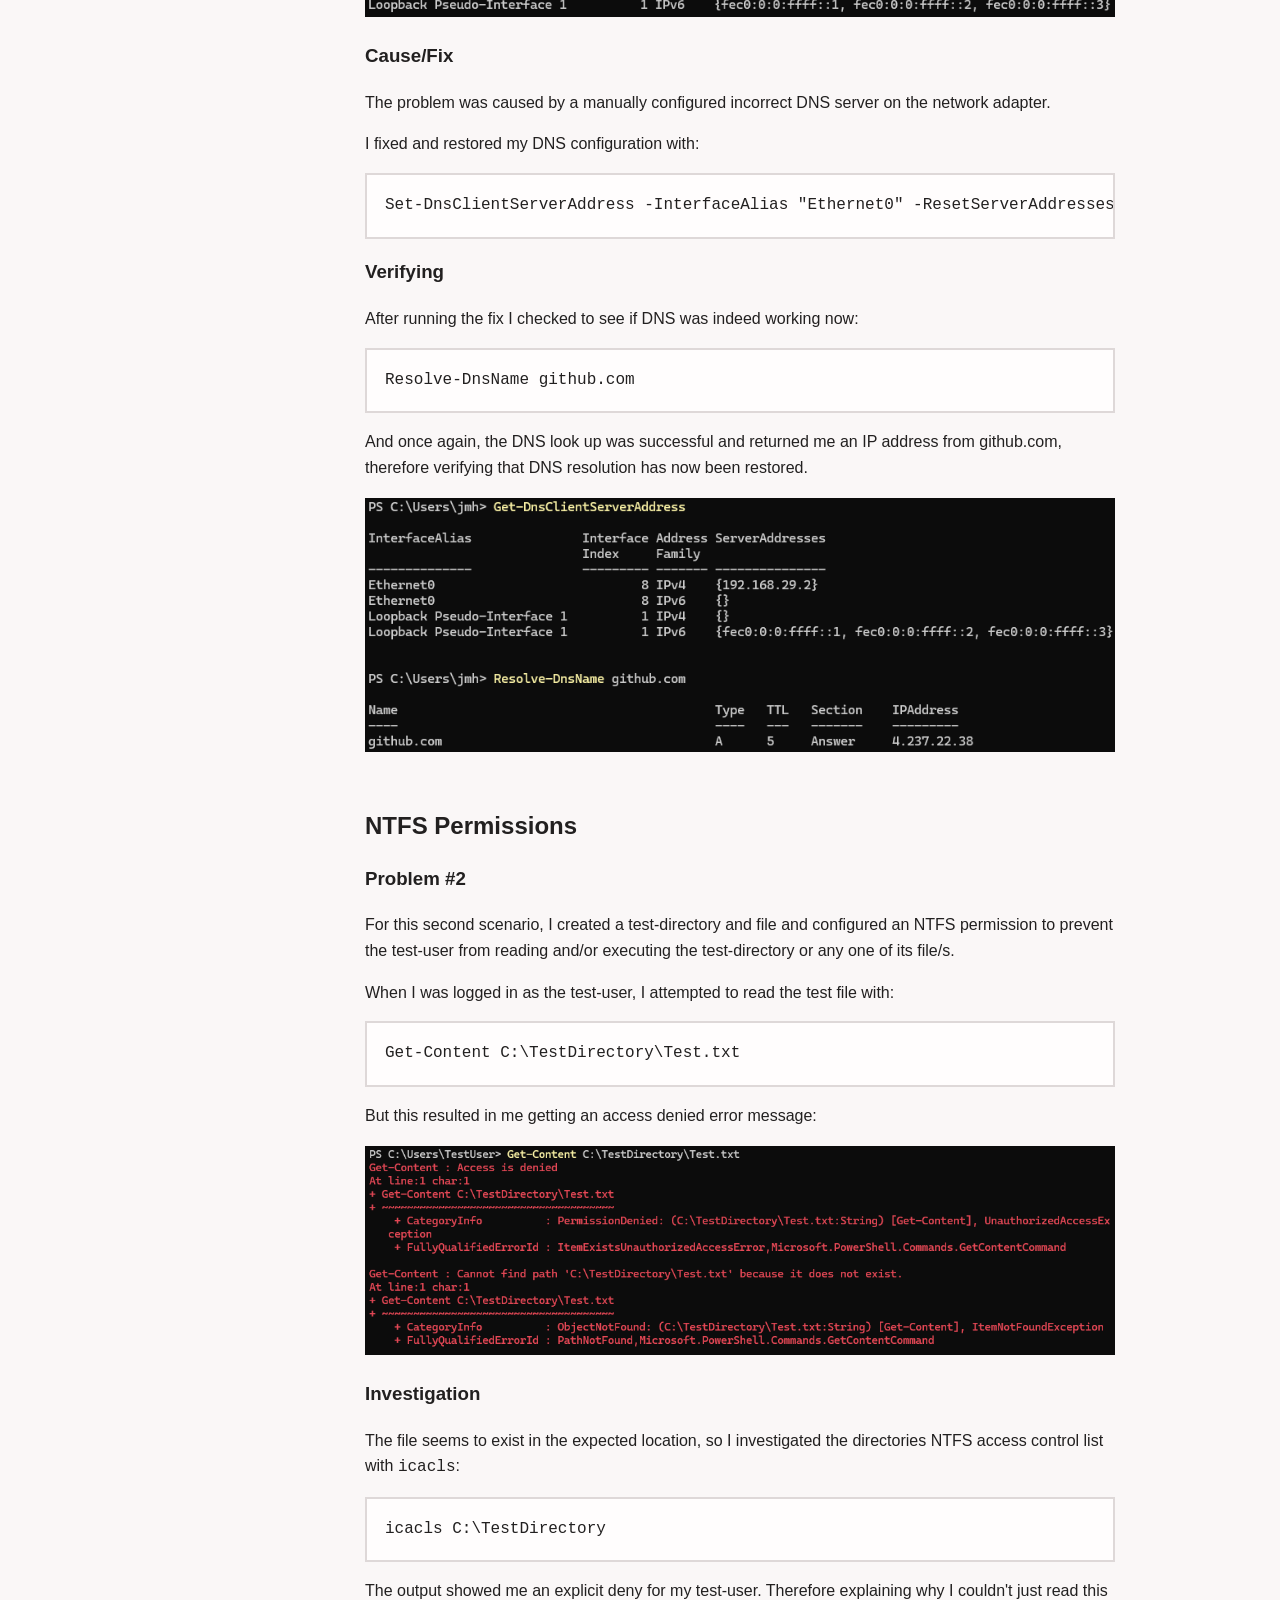
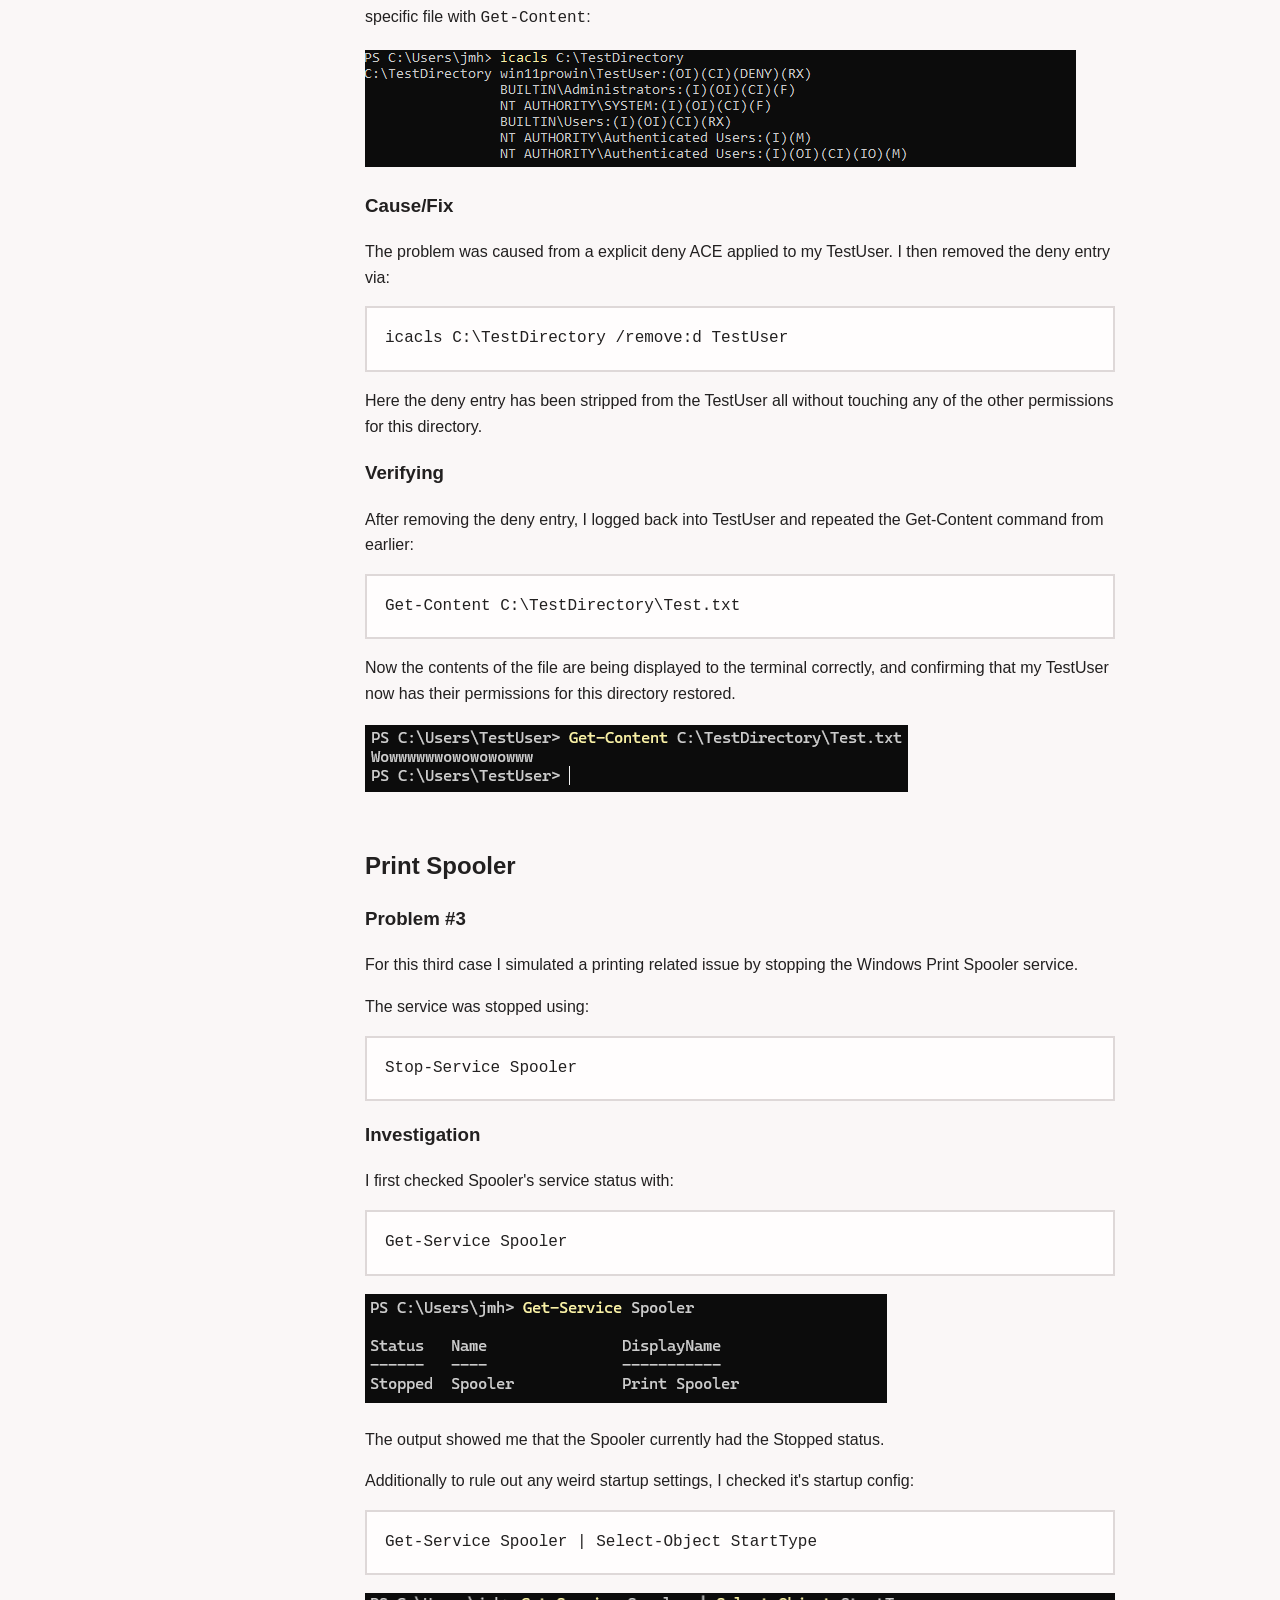
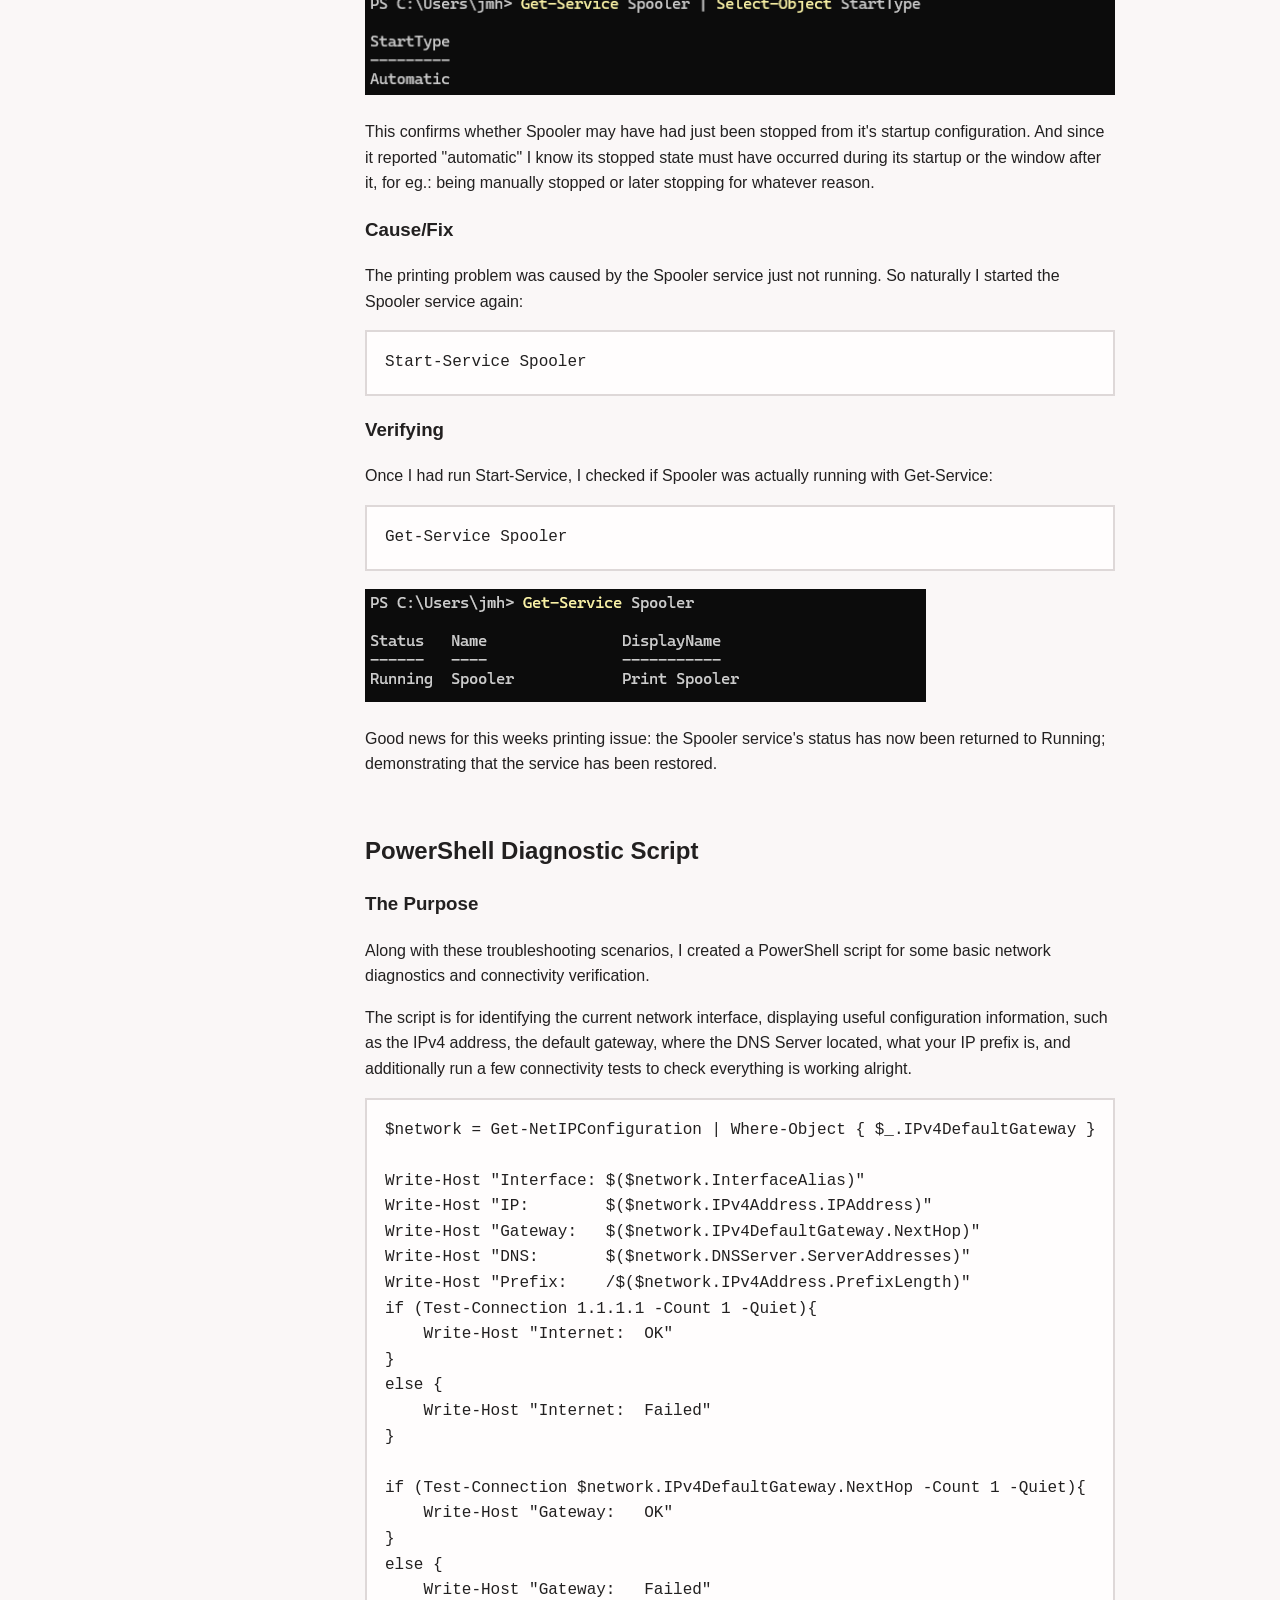
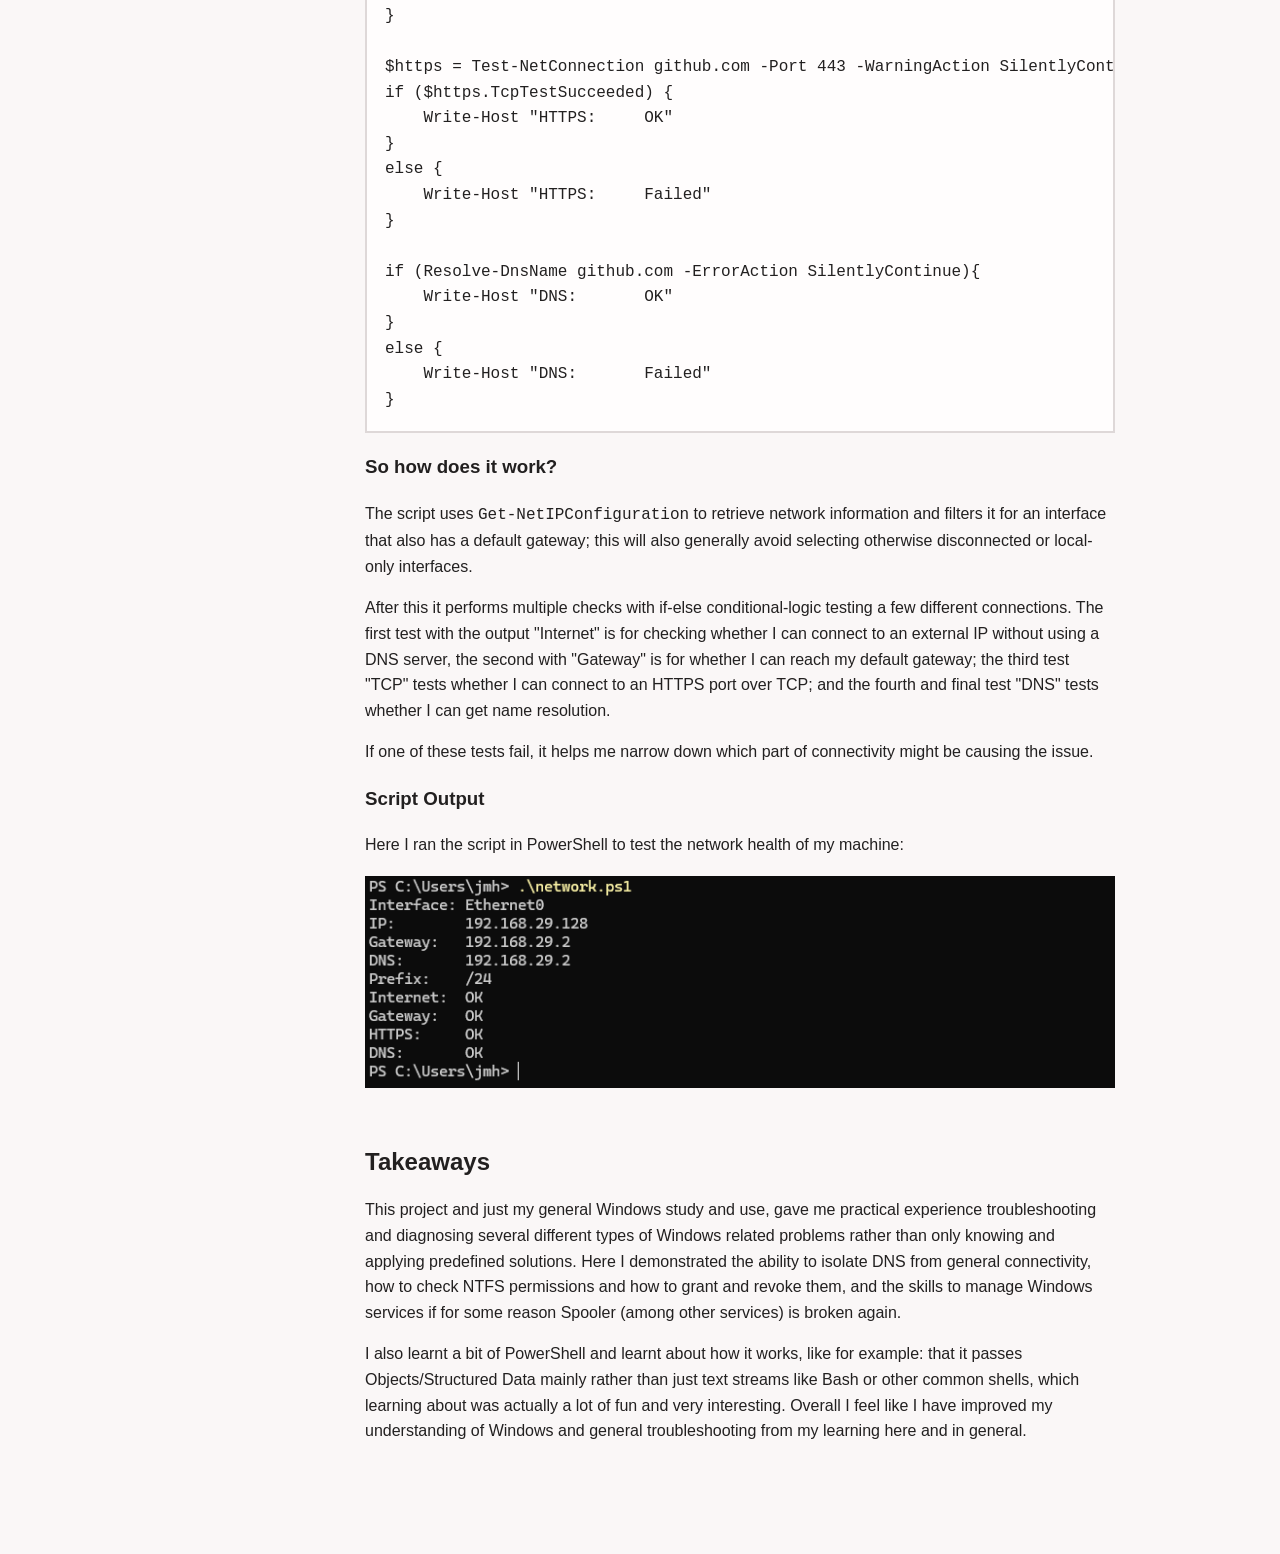
<file: projects/windowsps.html>
<!DOCTYPE html>
<html lang="en">
<head>
    <meta charset="UTF-8">
    <meta name="viewport" content="width=device-width, initial-scale=1.0">
    <title>Windows Administration & PowerShell</title>
    <link rel="stylesheet" href="../project.css">
</head>
<body>
    <div class="side">
        <a class="home" href="../index.html">Home</a>
        <nav>
            <a href="#overview">Overview</a>
            <a href="#dns">DNS Resolution</a>
            <a href="#ntfs">NTFS Permissions</a>
            <a href="#spooler">Print Spooler</a>
            <a href="#powershell">PowerShell Script</a>
            <a href="#takeaways">Takeaways</a>
        </nav>
    </div>

    <main>
        <h1>Windows Troubleshooting and PowerShell</h1>
        <p class="h1p">Windows troubleshooting, diagnostics and PowerShell</p>

        <section id="overview">
            <h2>Overview</h2>
            <p>
                This project documents a few common Windows troubleshooting scenarios one may encounter, all done in a Windows 11
                virtual machine. I created scenarios involving DNS, NTFS permissions and the Spooler Windows service. I then
                worked through how I'd approach each problem if I were to encounter them using PowerShell and built-in Windows Tools. This
                was all done in a VMware virtual machine as to allow experimentation and breaking without affecting my main Windows installation.
            </p>
        </section>

        <section id="dns">
            <h2>DNS Resolution</h2>

            <h3>Problem #1</h3>
            <p>
                I deliberately changed the Windows network adapter to use an invalid DNS server. After changing the configuration, Windows
                could still connect with external IP addresses, though domain names now no longer could be resolved.
            </p>
            <p>I first confirmed that general connectivity was working with:</p>

            <pre><code>Test-Connection 1.1.1.1 -Count 1</code></pre>

            <p>However non-surprisingly, DNS could not resolve:</p>

            <pre><code>Resolve-DnsName github.com</code></pre>

            <img src="../images/1111dns.png">

            <h3>Investigation</h3>
            <p>
                Because communication with 1.1.1.1 was successful, I knew general internet connectivity was still ok and functioning. This implicated that the fault was
                most likely related to DNS rather than more general connectivity.
            </p>
            <p>So I checked the configured DNS servers with:</p>

            <pre><code>Get-DnsClientServerAddress</code></pre>

            <p>
                I found that the current adapter was configured to use 192.0.2.1, which was the same incorrect DNS server address I had inputted.
            </p>

            <img src="../images/wrongdnsconfig.png">

            <h3>Cause/Fix</h3>
            <p>
                The problem was caused by a manually configured incorrect DNS server on the network adapter.
            </p>
            <p>I fixed and restored my DNS configuration with:</p>

            <pre><code>Set-DnsClientServerAddress -InterfaceAlias "Ethernet0" -ResetServerAddresses</code></pre>

            <h3>Verifying</h3>
            <p>After running the fix I checked to see if DNS was indeed working now:</p>

            <pre><code>Resolve-DnsName github.com</code></pre>

            <p>
                And once again, the DNS look up was successful and returned me an IP address from github.com, therefore verifying that DNS resolution has now
                been restored.
            </p>

            <img src="../images/dnsfixed.png">
        </section>

        <section id="ntfs">
            <h2>NTFS Permissions</h2>

            <h3>Problem #2</h3>
            <p>
                For this second scenario, I created a test-directory and file and configured an NTFS permission to prevent the test-user
                from reading and/or executing the test-directory or any one of its file/s.
            </p>
            <p>When I was logged in as the test-user, I attempted to read the test file with:</p>

            <pre><code>Get-Content C:\TestDirectory\Test.txt</code></pre>

            <p>But this resulted in me getting an access denied error message:</p>

            <img src="../images/testuserpermsdenied.png">

            <h3>Investigation</h3>
            <p>
                The file seems to exist in the expected location, so I investigated the directories NTFS access control list with <code>icacls</code>:
            </p>

            <pre><code>icacls C:\TestDirectory</code></pre>

            <p>
                The output showed me an explicit deny for my test-user. Therefore explaining why I couldn't just read this specific file with <code>Get-Content</code>:
            </p>

            <img src="../images/perms.png">

            <h3>Cause/Fix</h3>
            <p>
                The problem was caused from a explicit deny ACE applied to my TestUser. I then removed the deny entry via:
            </p>

            <pre><code>icacls C:\TestDirectory /remove:d TestUser</code></pre>

            <p>
                Here the deny entry has been stripped from the TestUser all without touching any of the other permissions for this directory.
            </p>

            <h3>Verifying</h3>
            <p>After removing the deny entry, I logged back into TestUser and repeated the Get-Content command from earlier:</p>

            <pre><code>Get-Content C:\TestDirectory\Test.txt</code></pre>

            <p>
                Now the contents of the file are being displayed to the terminal correctly, and confirming that my TestUser now has their permissions for this directory restored.
            </p>

            <img src="../images/getcontentsuccess.png">
        </section>

        <section id="spooler">
            <h2>Print Spooler</h2>

            <h3>Problem #3</h3>
            <p>
                For this third case I simulated a printing related issue by stopping the Windows Print Spooler service.
            </p>
            <p>The service was stopped using:</p>

            <pre><code>Stop-Service Spooler</code></pre>

            <h3>Investigation</h3>
            <p>I first checked Spooler's service status with:</p>

            <pre><code>Get-Service Spooler</code></pre>

            <img src="../images/spoolerstopped.png">

            <p>The output showed me that the Spooler currently had the Stopped status.</p>

            <p>Additionally to rule out any weird startup settings, I checked it's startup config:</p>

            <pre><code>Get-Service Spooler | Select-Object StartType</code></pre>
            
            <img src="../images/startuptype.png">

            <p>
                This confirms whether Spooler may have had just been stopped from it's startup configuration. And since it reported "automatic"
                I know its stopped state must have occurred during its startup or the window after it, for eg.: being manually stopped or later stopping for whatever reason.
            </p>

            <h3>Cause/Fix</h3>
            <p>The printing problem was caused by the Spooler service just not running. So naturally I started the Spooler service again:</p>

            <pre><code>Start-Service Spooler</code></pre>

            <h3>Verifying</h3>
            <p>Once I had run Start-Service, I checked if Spooler was actually running with Get-Service:</p>

            <pre><code>Get-Service Spooler</code></pre>

            <img src="../images/spoolerrunning.png">

            <p>
                Good news for this weeks printing issue: the Spooler service's status has now been returned to Running; demonstrating that the service has been restored.
            </p>

        </section>

        <section id="powershell">
            <h2>PowerShell Diagnostic Script</h2>

            <h3>The Purpose</h3>
            <p>
                Along with these troubleshooting scenarios, I created a PowerShell script for some basic network diagnostics and connectivity verification.
            </p>
            <p>
                The script is for identifying the current network interface, displaying useful configuration information, such as the IPv4 address, the
                default gateway, where the DNS Server located, what your IP prefix is, and additionally run a few connectivity tests to check everything is working alright.
            </p>

            <pre><code>$network = Get-NetIPConfiguration | Where-Object { $_.IPv4DefaultGateway }

Write-Host &quot;Interface: $($network.InterfaceAlias)&quot;
Write-Host &quot;IP:        $($network.IPv4Address.IPAddress)&quot;
Write-Host &quot;Gateway:   $($network.IPv4DefaultGateway.NextHop)&quot;
Write-Host &quot;DNS:       $($network.DNSServer.ServerAddresses)&quot;
Write-Host &quot;Prefix:    /$($network.IPv4Address.PrefixLength)&quot;
if (Test-Connection 1.1.1.1 -Count 1 -Quiet){
    Write-Host &quot;Internet:  OK&quot;
}
else {
    Write-Host &quot;Internet:  Failed&quot;
}

if (Test-Connection $network.IPv4DefaultGateway.NextHop -Count 1 -Quiet){
    Write-Host &quot;Gateway:   OK&quot;
}
else {
    Write-Host &quot;Gateway:   Failed&quot;
}

$https = Test-NetConnection github.com -Port 443 -WarningAction SilentlyContinue
if ($https.TcpTestSucceeded) {
    Write-Host &quot;HTTPS:     OK&quot;
}
else {
    Write-Host &quot;HTTPS:     Failed&quot;
}

if (Resolve-DnsName github.com -ErrorAction SilentlyContinue){
    Write-Host &quot;DNS:       OK&quot;
}
else {
    Write-Host &quot;DNS:       Failed&quot;
}</code></pre>

            <h3>So how does it work?</h3>
            <p>
                The script uses <code>Get-NetIPConfiguration</code> to retrieve network information and filters it for an interface that also has a default
                gateway; this will also generally avoid selecting otherwise disconnected or local-only interfaces.
            </p>
            <p>
                After this it performs multiple checks with if-else conditional-logic testing a few different connections. The first test with the output "Internet"
                is for checking whether I can connect to an external IP without using a DNS server, the second with "Gateway" is for whether I can
                reach my default gateway; the third test "TCP" tests whether I can connect to an HTTPS port over TCP; and the fourth
                and final test "DNS" tests whether I can get name resolution.
            </p>
            <p>
                If one of these tests fail, it helps me narrow down which part of connectivity might be causing the issue.
            </p>

            <h3>Script Output</h3>
            <p>Here I ran the script in PowerShell to test the network health of my machine:</p>

            <img src="../images/script.png">
        </section>

        <section id="takeaways">
            <h2>Takeaways</h2>
            <p>
                This project and just my general Windows study and use, gave me practical experience troubleshooting and diagnosing several different
                types of Windows related problems rather than only knowing and applying predefined solutions. Here I demonstrated the ability
                to isolate DNS from general connectivity, how to check NTFS permissions and how to grant and revoke them, and the skills to manage
                Windows services if for some reason Spooler (among other services) is broken again.
            </p>
            <p>
                I also learnt a bit of PowerShell and learnt about how it works, like for example: that it passes Objects/Structured Data mainly rather than just text streams like Bash or other common shells,
                which learning about was actually a lot of fun and very interesting. Overall I feel like I have improved my understanding of Windows and general troubleshooting from my learning here and in general.
            </p>
        </section>
    </main>
</body>
</html>
</file>
<file: style.css>
* {
    box-sizing: border-box;
}

body {
    max-width: 750px;
    margin: 60px auto;
    padding: 0 15px;
    font-family: Arial, sans-serif;
    line-height: 1.6;
    color: #222020;
    background: #faf7f7;
}

h1 {
    margin-bottom: 4px;
    margin-left: 6px;
}

.h1p {
    margin-top: 0;
    margin-bottom: 30px;
    color: #666060;
    margin-left: 8px;
}

.acard {
    display: block;
    margin-bottom: 20px;
    padding: 22px;
    color: inherit;
    text-decoration: none;
    background: #fffdfd;
    border: 2px solid #ded8d8;
}

.acard:hover {
    border-color: #9c9393;
}

.acard h2 {
    margin: 0 0 7px;
    font-size: 21px;
}

.acard p {
    margin: 0;
    color: #666060;
}

.link {
    margin-top: 30px;
    margin-left: 5px;
}

.link a {
    color: inherit;
}
</file>
<file: project.css>
* {
    box-sizing: border-box;
}

html {
    scroll-behavior: smooth;
}

body {
    max-width: 950px;
    display: grid;
    grid-template-columns: 140px 1fr;
    gap: 45px;
    margin: 55px auto;
    padding: 0 15px;
    font-family: Arial, sans-serif;
    line-height: 1.6;
    color: #222020;
    background: #faf7f7;
}

.side {
    position: sticky;
    top: 55px;
    height: fit-content;
}

.home {
    display: block;
    margin-bottom: 22px;
    color: inherit;
    font-weight: bold;
    text-decoration: none;
}

nav a {
    display: block;
    margin-bottom: 6px;
    color: #666060;
    text-decoration: none;
}

nav a:hover {
    color: #222020;
}

main {
    max-width: 750px;
}

h1 {
    margin-bottom: 4px;
}

.h1p {
    margin: 0 0 55px;
    color: #666060;
}

section {
    margin-bottom: 55px;
    scroll-margin-top: 55px;
}

section h2 {
    margin-bottom: 0;
}

pre {
    padding: 18px;
    overflow-x: auto;
    background: #fffdfd;
    border: 2px solid #ded8d8;
}

main img {
    display: block;
    max-width: 100%;
    height: auto;
    margin: 18px 0 24px;
}

code {
    font-size: 1em;
    font-family: Consolas, "Courier New", monospace;
}

.link {
    margin-top: 0px;
    margin-left: 5px;
}

.link a {
    color: inherit;
}
</file>
